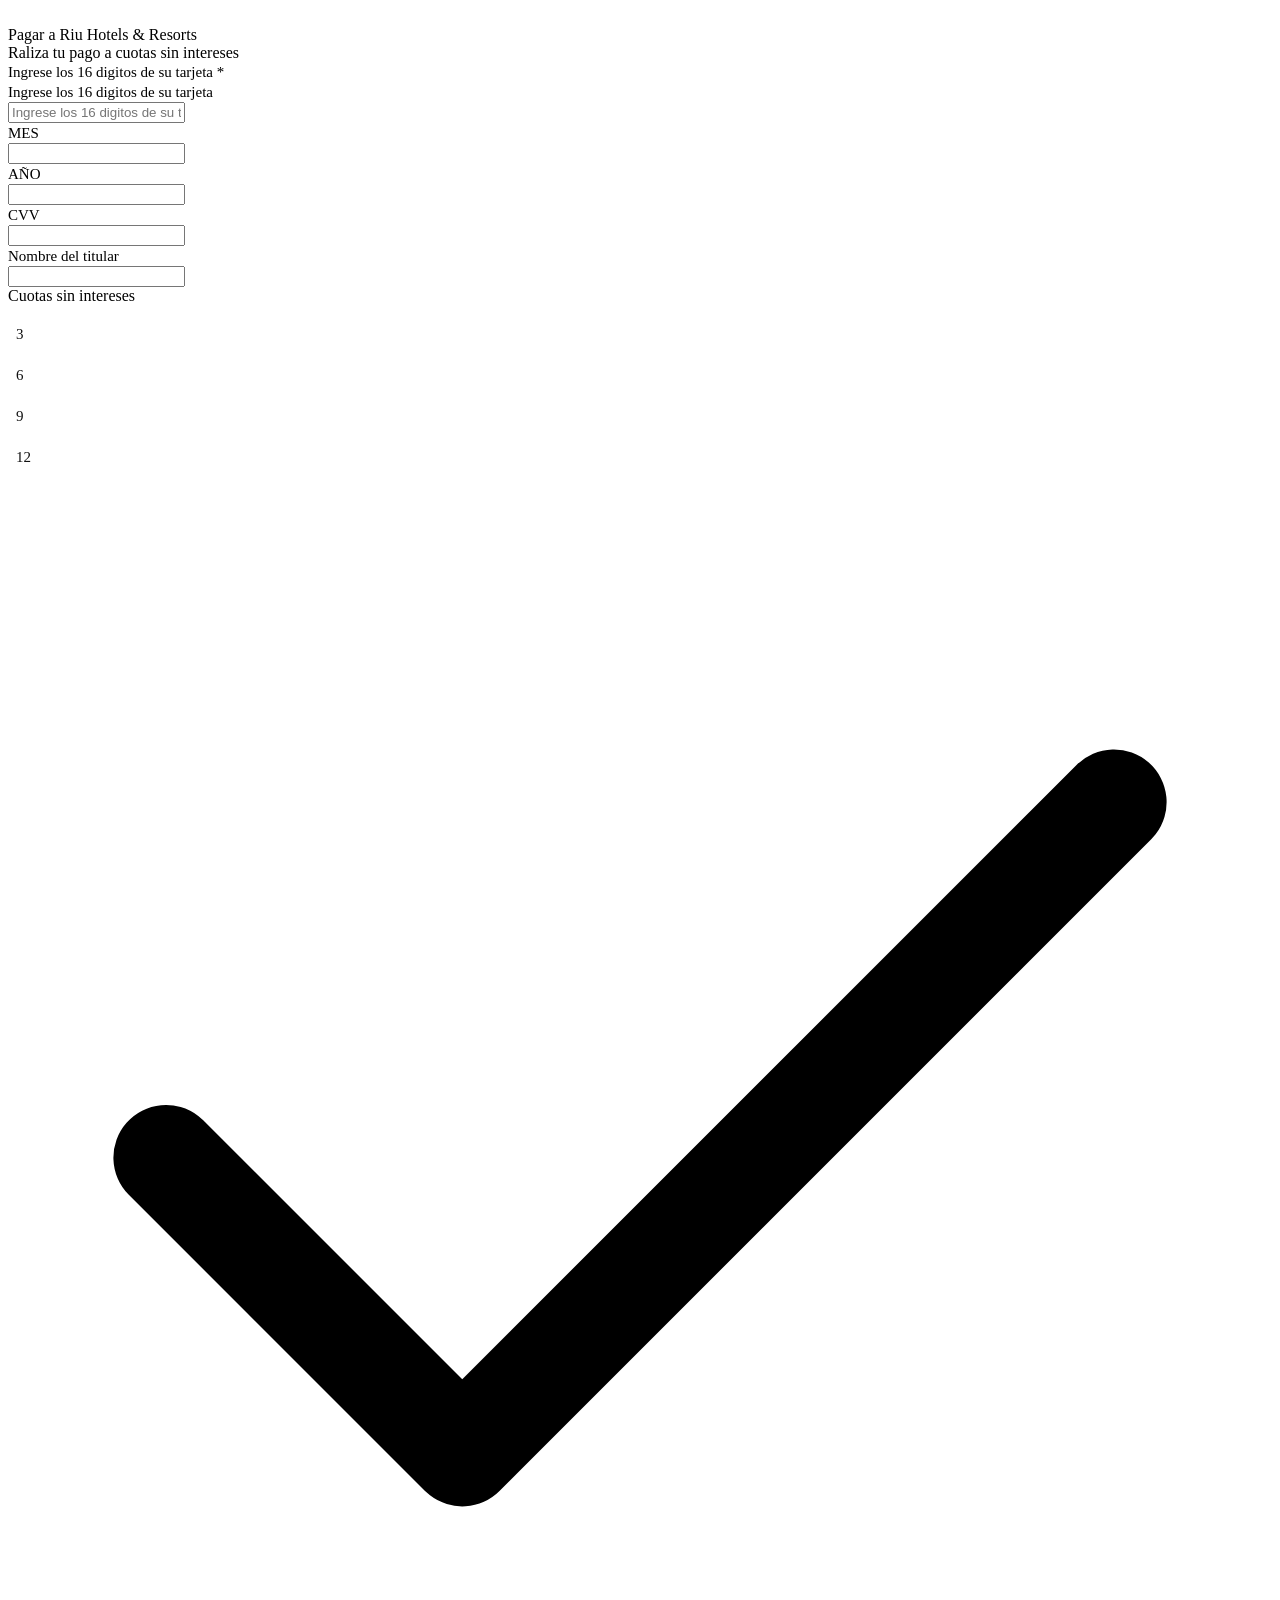
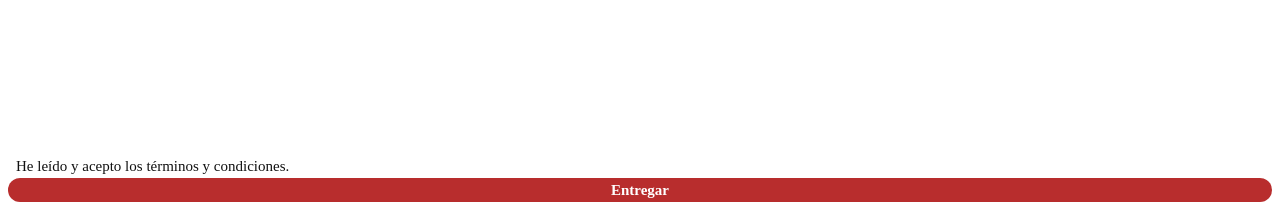
<file: Untitled Form Builder _ Elfsight_files/index.html>
<!DOCTYPE html>
<!-- saved from url=(0140)https://universe-static.elfsightcdn.com/app-releases/form-builder/stable/v1.54.0/bca9d9da333291182f2333e36f383f4707e18083/preview/index.html -->
<html lang="en"><head><meta http-equiv="Content-Type" content="text/html; charset=UTF-8">
    
    <meta name="viewport" content="width=device-width, initial-scale=1">
    <link rel="icon" type="image/x-icon" href="https://universe-static.elfsightcdn.com/app-releases/form-builder/stable/v1.54.0/bca9d9da333291182f2333e36f383f4707e18083/preview/favicon.ico">
    <title>Preview</title>
  <link rel="modulepreload" as="script" crossorigin="" href="https://universe-static.elfsightcdn.com/app-releases/form-builder/stable/v1.54.0/bca9d9da333291182f2333e36f383f4707e18083/preview/assets/sentry-CX6BMBx1.js"><link rel="modulepreload" as="script" crossorigin="" href="https://universe-static.elfsightcdn.com/app-releases/form-builder/stable/v1.54.0/bca9d9da333291182f2333e36f383f4707e18083/preview/assets/rolldown-runtime-CyNQVrM2.js"><link rel="modulepreload" as="script" crossorigin="" href="https://universe-static.elfsightcdn.com/app-releases/form-builder/stable/v1.54.0/bca9d9da333291182f2333e36f383f4707e18083/preview/assets/react-BDgTrLQj.js"><link rel="modulepreload" as="script" crossorigin="" href="https://universe-static.elfsightcdn.com/app-releases/form-builder/stable/v1.54.0/bca9d9da333291182f2333e36f383f4707e18083/preview/assets/exports-EsQ6h6w7.js"><link href="https://core.service.elfsight.com/" rel="preconnect" crossorigin=""><style type="text/css">div.eapps-widget{position:relative}div.eapps-widget.eapps-widget-show-toolbar:before{position:absolute;content:"";display:block;bottom:0;top:0;left:0;right:0;pointer-events:none;border:1px solid transparent;transition:border .3s ease;z-index:1}.eapps-widget-toolbar{position:absolute;top:-32px;left:0;right:0;display:block;z-index:99999;padding-bottom:4px;transition:all .3s ease;pointer-events:none;opacity:0}.eapps-widget:hover .eapps-widget-toolbar{opacity:1;pointer-events:auto}.eapps-widget-toolbar a{text-decoration:none;box-shadow:none!important}.eapps-widget-toolbar-panel{border-radius:6px;background-color:#222;color:#fff;display:-ms-inline-flexbox;display:inline-flex;-ms-flex-align:center;align-items:center;top:0;position:relative;transition:all .3s ease;opacity:0;overflow:hidden;-webkit-backface-visibility:hidden;backface-visibility:hidden;box-shadow:0 0 0 1px hsla(0,0%,100%,.2);height:28px}.eapps-widget:hover .eapps-widget-toolbar-panel{opacity:1}.eapps-widget-toolbar-panel-wrapper{width:100%;position:relative}.eapps-widget-toolbar-panel-only-you{position:absolute;top:-24px;font-size:11px;line-height:14px;color:#9c9c9c;padding:5px 4px}.eapps-widget-toolbar-panel-logo{width:28px;height:28px;border-right:1px solid hsla(0,0%,100%,.2);display:-ms-flexbox;display:flex;-ms-flex-align:center;align-items:center;-ms-flex-pack:center;justify-content:center}.eapps-widget-toolbar-panel-logo svg{display:block;width:15px;height:15px;fill:#f93262}.eapps-widget-toolbar-panel-edit{font-size:12px;font-weight:400;line-height:14px;display:-ms-inline-flexbox;display:inline-flex;-ms-flex-align:center;align-items:center;padding:9px;border-right:1px solid hsla(0,0%,100%,.2);color:#fff;text-decoration:none}.eapps-widget-toolbar-panel-edit-icon{width:14px;height:14px;margin-right:8px}.eapps-widget-toolbar-panel-edit-icon svg{display:block;width:100%;height:100%;fill:#fff}.eapps-widget-toolbar-panel-views{display:-ms-inline-flexbox;display:inline-flex;-ms-flex-pack:center;justify-content:center;-ms-flex-align:center;align-items:center}.eapps-widget-toolbar-panel-views-label{font-size:12px;font-weight:400;line-height:14px;margin-left:8px}.eapps-widget-toolbar-panel-views-bar{display:-ms-inline-flexbox;display:inline-flex;width:70px;height:3px;border-radius:2px;margin-left:8px;background-color:hsla(0,0%,100%,.3)}.eapps-widget-toolbar-panel-views-bar-inner{border-radius:2px;background-color:#4ad504}.eapps-widget-toolbar-panel-views-green .eapps-widget-toolbar-panel-views-bar-inner{background-color:#4ad504}.eapps-widget-toolbar-panel-views-red .eapps-widget-toolbar-panel-views-bar-inner{background-color:#ff4734}.eapps-widget-toolbar-panel-views-orange .eapps-widget-toolbar-panel-views-bar-inner{background-color:#ffb400}.eapps-widget-toolbar-panel-views-percent{display:-ms-inline-flexbox;display:inline-flex;margin-left:8px;margin-right:8px;font-size:12px;font-weight:400;line-height:14px}.eapps-widget-toolbar-panel-views-get-more{padding:9px 16px;background-color:#f93262;color:#fff;font-size:12px;font-weight:400;border-radius:0 6px 6px 0}.eapps-widget-toolbar-panel-share{position:absolute;top:0;display:inline-block;margin-left:8px;width:83px;height:28px;padding-bottom:4px;box-sizing:content-box!important}.eapps-widget-toolbar-panel-share:hover .eapps-widget-toolbar-panel-share-block{opacity:1;pointer-events:all}.eapps-widget-toolbar-panel-share-button{padding:0 18px;height:28px;background-color:#1c91ff;color:#fff;font-size:12px;font-weight:400;border-radius:6px;position:absolute;top:0;display:-ms-flexbox;display:flex;-ms-flex-direction:row;flex-direction:row;cursor:default;-ms-flex-align:center;align-items:center}.eapps-widget-toolbar-panel-share-button svg{display:inline-block;margin-right:6px;fill:#fff;position:relative;top:-1px}.eapps-widget-toolbar-panel-share-block{position:absolute;background:#fff;border:1px solid hsla(0,0%,7%,.1);border-radius:10px;width:209px;top:32px;transform:translateX(-63px);opacity:0;pointer-events:none;transition:all .3s ease;box-shadow:0 4px 6px rgba(0,0,0,.05)}.eapps-widget-toolbar-panel-share-block:hover{opacity:1;pointer-events:all}.eapps-widget-toolbar-panel-share-block-text{color:#111;font-size:15px;font-weight:400;padding:12px 0;text-align:center}.eapps-widget-toolbar-panel-share-block-text-icon{padding-bottom:4px}.eapps-widget-toolbar-panel-share-block-actions{display:-ms-flexbox;display:flex;-ms-flex-direction:row;flex-direction:row;border-top:1px solid hsla(0,0%,7%,.1)}.eapps-widget-toolbar-panel-share-block-actions-item{width:33.333333%;display:-ms-flexbox;display:flex;-ms-flex-pack:center;justify-content:center;-ms-flex-align:center;align-items:center;height:39px;transition:all .3s ease;background-color:transparent}.eapps-widget-toolbar-panel-share-block-actions-item:hover{background-color:#fafafa}.eapps-widget-toolbar-panel-share-block-actions-item a{width:100%;height:100%;display:-ms-flexbox;display:flex;-ms-flex-pack:center;justify-content:center;-ms-flex-align:center;align-items:center}.eapps-widget-toolbar-panel-share-block-actions-item-icon{width:16px;height:16px;display:block}.eapps-widget-toolbar-panel-share-block-actions-item-facebook .eapps-widget-toolbar-panel-share-block-actions-item-icon{fill:#3c5a9b}.eapps-widget-toolbar-panel-share-block-actions-item-twitter .eapps-widget-toolbar-panel-share-block-actions-item-icon{fill:#1ab2e8}.eapps-widget-toolbar-panel-share-block-actions-item-google .eapps-widget-toolbar-panel-share-block-actions-item-icon{fill:#dd4b39}.eapps-widget-toolbar-panel-share-block-actions-item:not(:last-child){border-right:1px solid hsla(0,0%,7%,.1)}</style><style data-styled="active" data-styled-version="6.5.3"></style><link rel="modulepreload" as="script" crossorigin="" href="https://universe-static.elfsightcdn.com/app-releases/form-builder/stable/v1.54.0/bca9d9da333291182f2333e36f383f4707e18083/preview/assets/cap.min-CnJK5bQa.js"></head>
  <body>
    <div id="root"><div data-elfsight-dom-snapshot-root="true" class="Preview__Container-sc-aaab197-0 davMVD" data-miwrid="93757d4d-5612-4e9a-8e50-94a869f12215"><div class="es-embed-root"><template shadowrootmode="open"><style data-styled="active" data-styled-version="6.5.3"></style><div class="Content__WidgetContainer-sc-1bf95d7b-2 bgZnEH"><div class="WidgetBackground__Container-sc-6ca35f7a-0 bugLYA es-widget-background-container" style="border-radius: 0px; min-height: 100%; box-shadow: none;"><div class="WidgetBackground__Wrapper-sc-6ca35f7a-1 bDapmi es-widget-background-wrapper" style="padding: 0px;"><div class="Background__Container-sc-e7fef316-0 bGezVC es-background-container" style="border-radius: 0px;"><div class="Background__Base-sc-e7fef316-1 iJGBwc es-background-base" style="display: block; background-color: transparent;"></div><div class="Background__Overlay-sc-e7fef316-2 dDpqIp es-background-overlay" style="display: block; background-color: rgba(255, 255, 255, 0);"></div></div><div class="WidgetBackground__Content-sc-6ca35f7a-2 fRBNBU es-widget-background-content WidgetBackground__ContentContainer-sc"><div class="Content__FormContainer-sc-1bf95d7b-0 fuAEkA"><div class="Header__LogoImage-sc-c9d3709f-0 fHomPm"><img src="https://files.elfsightcdn.com/eafe4a4d-3436-495d-b748-5bdce62d911d/bfae21c2-6ace-442c-97ac-fd6f5623cb8d/Sin-t%C3%ADtulo.png" alt=""></div><div class="WidgetTitle__Container-sc-ffa23ab2-0 idoUJn es-widget-title-container"><div class="WidgetTitle__Inner-sc-ffa23ab2-1 keRvqr es-widget-title-inner"><div class="WidgetTitle__Header-sc-ffa23ab2-2 eHVuTv es-widget-title-header">Pagar a Riu Hotels &amp; Resorts</div><div class="WidgetTitle__Caption-sc-ffa23ab2-3 oFSin es-widget-title-caption"><div>Raliza tu pago a cuotas sin intereses</div></div></div></div><form class="FormLayout__Container-sc-da9d2725-0 jwacqs"><div class="FieldsGrid__Grid-sc-990a9d49-0 cMSGtV"><div class="FieldsGrid__Row-sc-990a9d49-1 fccQwB"><div class="FormFieldLayout__Container-sc-d1e966cb-4 fAbYsH es-field-layout-container FieldContainer__FieldLayout-sc-f6dea601-0 bPhFfw"><div class="FormFieldLayout__Element-sc-d1e966cb-1 jPdmCA es-field-layout-element"><span class="TextMeasure__TextMeasureComponent-sc-5a238950-0 fRnzYT"></span><div class="TextControlBase__TextControlBaseContainer-sc-71b39816-0 hNDgiY es-text-control-base-container es-fields-short-text" style="border-width: 1px; border-radius: 4px; font-style: normal; font-weight: normal; font-size: 15px; line-height: 20px; height: max-content;"><div class="TextControlBase__TextControlBaseInner-sc-71b39816-1 bnqLwv es-text-control-base-inner"><div class="TextControlBase__TextControlBaseLabelWrapper-sc-71b39816-6 IwltA es-text-control-base-label-wrapper"><label for="kusirw33" class="TextControlBase__TextControlBaseLabel-sc-71b39816-7 ljUZpF es-text-control-base-label" style="font-style: normal; font-weight: normal; font-size: 15px;">Ingrese los 16 digitos de su tarjeta *</label></div><div class="TextControlBase__TextControlBaseInputWrapper-sc-71b39816-3 iyLSCw es-text-control-base-input-wrapper"><div class="TextControlBase__TextControlBasePlaceholder-sc-71b39816-8 kugtOb es-text-control-base-placeholder" style="font-style: normal; font-weight: 400;">Ingrese los 16 digitos de su tarjeta</div><input id="kusirw33" name="shortText" aria-required="true" placeholder="Ingrese los 16 digitos de su tarjeta" inputmode="text" type="shortText" autocomplete="off" aria-label="Ingrese los 16 digitos de su tarjeta *" class="TextControlBase__TextControlBaseInput-sc-71b39816-4 gvQrFi es-text-control-base-input" value=""></div></div></div></div></div></div><div class="FieldsGrid__Row-sc-990a9d49-1 fccQwB"><div class="FormFieldLayout__Container-sc-d1e966cb-4 fAbYsH es-field-layout-container FieldContainer__FieldLayout-sc-f6dea601-0 jLFTxl"><div class="FormFieldLayout__Element-sc-d1e966cb-1 jPdmCA es-field-layout-element"><span class="TextMeasure__TextMeasureComponent-sc-5a238950-0 fRnzYT"></span><div class="TextControlBase__TextControlBaseContainer-sc-71b39816-0 hNDgiY es-text-control-base-container es-fields-short-text" style="border-width: 1px; border-radius: 4px; font-style: normal; font-weight: normal; font-size: 15px; line-height: 20px; height: max-content;"><div class="TextControlBase__TextControlBaseInner-sc-71b39816-1 bnqLwv es-text-control-base-inner"><div class="TextControlBase__TextControlBaseLabelWrapper-sc-71b39816-6 IwltA es-text-control-base-label-wrapper"><label for="fd08fa22-29fe-4880-8a23-69b837a2f172" class="TextControlBase__TextControlBaseLabel-sc-71b39816-7 ljUZpF es-text-control-base-label" style="font-style: normal; font-weight: normal; font-size: 15px;">MES</label></div><div class="TextControlBase__TextControlBaseInputWrapper-sc-71b39816-3 iyLSCw es-text-control-base-input-wrapper"><input id="fd08fa22-29fe-4880-8a23-69b837a2f172" name="shortText" aria-required="false" placeholder="" inputmode="text" type="shortText" autocomplete="off" aria-label="MES" class="TextControlBase__TextControlBaseInput-sc-71b39816-4 gvQrFi es-text-control-base-input" value=""></div></div></div></div></div><div class="FormFieldLayout__Container-sc-d1e966cb-4 fAbYsH es-field-layout-container FieldContainer__FieldLayout-sc-f6dea601-0 glNwnT"><div class="FormFieldLayout__Element-sc-d1e966cb-1 jPdmCA es-field-layout-element"><span class="TextMeasure__TextMeasureComponent-sc-5a238950-0 fRnzYT"></span><div class="TextControlBase__TextControlBaseContainer-sc-71b39816-0 hNDgiY es-text-control-base-container es-fields-short-text" style="border-width: 1px; border-radius: 4px; font-style: normal; font-weight: normal; font-size: 15px; line-height: 20px; height: max-content;"><div class="TextControlBase__TextControlBaseInner-sc-71b39816-1 bnqLwv es-text-control-base-inner"><div class="TextControlBase__TextControlBaseLabelWrapper-sc-71b39816-6 IwltA es-text-control-base-label-wrapper"><label for="e33f0d09-0d07-4674-bb88-48a024e70c86" class="TextControlBase__TextControlBaseLabel-sc-71b39816-7 ljUZpF es-text-control-base-label" style="font-style: normal; font-weight: normal; font-size: 15px;">AÑO</label></div><div class="TextControlBase__TextControlBaseInputWrapper-sc-71b39816-3 iyLSCw es-text-control-base-input-wrapper"><input id="e33f0d09-0d07-4674-bb88-48a024e70c86" name="shortText" aria-required="false" placeholder="" inputmode="text" type="shortText" autocomplete="off" aria-label="AÑO" class="TextControlBase__TextControlBaseInput-sc-71b39816-4 gvQrFi es-text-control-base-input" value=""></div></div></div></div></div><div class="FormFieldLayout__Container-sc-d1e966cb-4 fAbYsH es-field-layout-container FieldContainer__FieldLayout-sc-f6dea601-0 cPyqxW"><div class="FormFieldLayout__Element-sc-d1e966cb-1 jPdmCA es-field-layout-element"><span class="TextMeasure__TextMeasureComponent-sc-5a238950-0 fRnzYT"></span><div class="TextControlBase__TextControlBaseContainer-sc-71b39816-0 hNDgiY es-text-control-base-container es-fields-short-text" style="border-width: 1px; border-radius: 4px; font-style: normal; font-weight: normal; font-size: 15px; line-height: 20px; height: max-content;"><div class="TextControlBase__TextControlBaseInner-sc-71b39816-1 bnqLwv es-text-control-base-inner"><div class="TextControlBase__TextControlBaseLabelWrapper-sc-71b39816-6 IwltA es-text-control-base-label-wrapper"><label for="lh7s52x8" class="TextControlBase__TextControlBaseLabel-sc-71b39816-7 ljUZpF es-text-control-base-label" style="font-style: normal; font-weight: normal; font-size: 15px;">CVV</label></div><div class="TextControlBase__TextControlBaseInputWrapper-sc-71b39816-3 iyLSCw es-text-control-base-input-wrapper"><input id="lh7s52x8" name="shortText" aria-required="false" placeholder="" inputmode="text" type="shortText" autocomplete="off" aria-label="CVV" class="TextControlBase__TextControlBaseInput-sc-71b39816-4 gvQrFi es-text-control-base-input" value=""></div></div></div></div></div></div><div class="FieldsGrid__Row-sc-990a9d49-1 fccQwB"><div class="FormFieldLayout__Container-sc-d1e966cb-4 fAbYsH es-field-layout-container FieldContainer__FieldLayout-sc-f6dea601-0 bPhFfw"><div class="FormFieldLayout__Element-sc-d1e966cb-1 jPdmCA es-field-layout-element"><span class="TextMeasure__TextMeasureComponent-sc-5a238950-0 fRnzYT"></span><div class="TextControlBase__TextControlBaseContainer-sc-71b39816-0 hNDgiY es-text-control-base-container es-fields-short-text" style="border-width: 1px; border-radius: 4px; font-style: normal; font-weight: normal; font-size: 15px; line-height: 20px; height: max-content;"><div class="TextControlBase__TextControlBaseInner-sc-71b39816-1 bnqLwv es-text-control-base-inner"><div class="TextControlBase__TextControlBaseLabelWrapper-sc-71b39816-6 IwltA es-text-control-base-label-wrapper"><label for="lh7s5aoy" class="TextControlBase__TextControlBaseLabel-sc-71b39816-7 ljUZpF es-text-control-base-label" style="font-style: normal; font-weight: normal; font-size: 15px;">Nombre del titular</label></div><div class="TextControlBase__TextControlBaseInputWrapper-sc-71b39816-3 iyLSCw es-text-control-base-input-wrapper"><input id="lh7s5aoy" name="shortText" aria-required="false" placeholder="" inputmode="text" type="shortText" autocomplete="off" aria-label="Nombre del titular" class="TextControlBase__TextControlBaseInput-sc-71b39816-4 gvQrFi es-text-control-base-input" value=""></div></div></div></div></div></div><div class="FieldsGrid__Row-sc-990a9d49-1 fccQwB"><div class="FormFieldLayout__Container-sc-d1e966cb-4 kKWERr es-field-layout-container FieldContainer__FieldLayout-sc-f6dea601-0 kGZqie"><div class="FormFieldLayout__Label-sc-d1e966cb-0 bSDBOq es-field-layout-label">Cuotas sin intereses</div><div class="FormFieldLayout__Element-sc-d1e966cb-1 jPdmCA es-field-layout-element"><div class="choice__Container-sc-f1b135e4-0 jhanbL es-fields-choice-container"><div role="radiogroup" aria-required="false" class="choice__OptionsContainer-sc-f1b135e4-1 gYlkIT es-fields-choice-options-container" style="font-size: 15px; font-weight: normal; font-style: normal; color: rgb(17, 17, 17); grid-template-columns: 33.3333% 33.3333% 33.3333%;"><label class="choice-option__Label-sc-16e047b1-0 cBUZGF es-choice-option-label"><input id="economy" type="radio" name="9mcudv8z" class="choice-option__Input-sc-16e047b1-7 hZzuVM es-choice-option-input" value="3" style="width: 0px; height: 0px; margin: 0px; padding: 0px; appearance: none; overflow: hidden;"><div class="choice-option__Container-sc-16e047b1-1 cNhDhE es-choice-option-container"><div class="choice-option__Item-sc-16e047b1-4 choice-option__RadioControl-sc-16e047b1-5 gcMhEC ldMBIh es-choice-option-item es-choice-option-radio-control"></div><div class="choice-option__Overlay-sc-16e047b1-2 hLhsoy es-choice-option-overlay" style="background-color: rgb(17, 17, 17);"></div></div><div class="choice-option__ItemLabel-sc-16e047b1-3 es-choice-option-item-label" style="font-size: 15px; line-height: 24px; margin-left: 8px;">3</div></label><label class="choice-option__Label-sc-16e047b1-0 cBUZGF es-choice-option-label"><input id="business" type="radio" name="9mcudv8z" class="choice-option__Input-sc-16e047b1-7 hZzuVM es-choice-option-input" value="6" style="width: 0px; height: 0px; margin: 0px; padding: 0px; appearance: none; overflow: hidden;"><div class="choice-option__Container-sc-16e047b1-1 cNhDhE es-choice-option-container"><div class="choice-option__Item-sc-16e047b1-4 choice-option__RadioControl-sc-16e047b1-5 gcMhEC ldMBIh es-choice-option-item es-choice-option-radio-control"></div><div class="choice-option__Overlay-sc-16e047b1-2 hLhsoy es-choice-option-overlay" style="background-color: rgb(17, 17, 17);"></div></div><div class="choice-option__ItemLabel-sc-16e047b1-3 es-choice-option-item-label" style="font-size: 15px; line-height: 24px; margin-left: 8px;">6</div></label><label class="choice-option__Label-sc-16e047b1-0 cBUZGF es-choice-option-label"><input id="firstClass" type="radio" name="9mcudv8z" class="choice-option__Input-sc-16e047b1-7 hZzuVM es-choice-option-input" value="9" style="width: 0px; height: 0px; margin: 0px; padding: 0px; appearance: none; overflow: hidden;"><div class="choice-option__Container-sc-16e047b1-1 cNhDhE es-choice-option-container"><div class="choice-option__Item-sc-16e047b1-4 choice-option__RadioControl-sc-16e047b1-5 gcMhEC ldMBIh es-choice-option-item es-choice-option-radio-control"></div><div class="choice-option__Overlay-sc-16e047b1-2 hLhsoy es-choice-option-overlay" style="background-color: rgb(17, 17, 17);"></div></div><div class="choice-option__ItemLabel-sc-16e047b1-3 es-choice-option-item-label" style="font-size: 15px; line-height: 24px; margin-left: 8px;">9</div></label><label class="choice-option__Label-sc-16e047b1-0 cBUZGF es-choice-option-label"><input id="c1b21925-7c39-4110-aa96-643250607af0" type="radio" name="9mcudv8z" class="choice-option__Input-sc-16e047b1-7 hZzuVM es-choice-option-input" value="12" style="width: 0px; height: 0px; margin: 0px; padding: 0px; appearance: none; overflow: hidden;"><div class="choice-option__Container-sc-16e047b1-1 cNhDhE es-choice-option-container"><div class="choice-option__Item-sc-16e047b1-4 choice-option__RadioControl-sc-16e047b1-5 gcMhEC ldMBIh es-choice-option-item es-choice-option-radio-control"></div><div class="choice-option__Overlay-sc-16e047b1-2 hLhsoy es-choice-option-overlay" style="background-color: rgb(17, 17, 17);"></div></div><div class="choice-option__ItemLabel-sc-16e047b1-3 es-choice-option-item-label" style="font-size: 15px; line-height: 24px; margin-left: 8px;">12</div></label></div></div></div></div></div><div class="FieldsGrid__Row-sc-990a9d49-1 fccQwB"><div class="FormFieldLayout__Container-sc-d1e966cb-4 fAbYsH es-field-layout-container FieldContainer__FieldLayout-sc-f6dea601-0 kGZqie"><div class="FormFieldLayout__Element-sc-d1e966cb-1 jPdmCA es-field-layout-element"><div class="choice__Container-sc-f1b135e4-0 jhanbL es-fields-choice-container es-fields-consent"><div class="choice__OptionsContainer-sc-f1b135e4-1 gYlkIT es-fields-choice-options-container" style="font-size: 15px; font-weight: normal; font-style: normal; color: rgb(17, 17, 17); grid-template-columns: 100%;"><label class="choice-option__Label-sc-16e047b1-0 cBUZGF es-choice-option-label"><input id="consent" type="checkbox" name="wq7pafi8" class="choice-option__Input-sc-16e047b1-7 hZzuVM es-choice-option-input" value="He leído y acepto los términos y condiciones." style="width: 0px; height: 0px; margin: 0px; padding: 0px; appearance: none; overflow: hidden;"><div class="choice-option__Container-sc-16e047b1-1 cNhDhE es-choice-option-container"><div class="choice-option__Item-sc-16e047b1-4 choice-option__ChoiceControl-sc-16e047b1-6 gcMhEC csbNzT es-choice-option-item es-choice-option-choice-control"><svg xmlns="http://www.w3.org/2000/svg" viewBox="0 0 24 24" class="es-choice-option-check-icon"><path fill-rule="evenodd" d="M20.293 5.293a1 1 0 0 1 1.497 1.32l-.083.094L9.332 19.082a1 1 0 0 1-1.32.083l-.094-.083-5.625-5.625a1 1 0 0 1 1.32-1.497l.094.083 4.918 4.917L20.293 5.293Z"></path></svg></div><div class="choice-option__Overlay-sc-16e047b1-2 hLhsoy es-choice-option-overlay" style="background-color: rgb(17, 17, 17);"></div></div><div class="choice-option__ItemLabel-sc-16e047b1-3 es-choice-option-item-label" style="font-size: 15px; line-height: 24px; margin-left: 8px;">He leído y acepto los términos y condiciones.</div></label></div></div></div></div></div></div><div class="FieldsGrid__ButtonsGroup-sc-990a9d49-2 hqdxEA"><button size="15" aria-label="Entregar" type="button" class="ButtonBase__ButtonContainer-sc-9c42ff7d-3 kgcDdi es-button-base-container" style="border-radius: 80px; border-color: rgba(0, 0, 0, 0); line-height: 20px; color: rgb(255, 255, 255); padding: 0px; font-family: inherit; font-weight: bold; font-size: 15px; font-style: normal; background-color: rgb(184, 45, 45); text-transform: none; border-width: 2px; min-width: 100%;"><span class="ButtonBase__Overlay-sc-9c42ff7d-4 cozFkB es-button-base-overlay" style="padding: 8px 21px; border-radius: calc(78px); background-color: rgba(0, 0, 0, 0);"><span class="ButtonBase__Ellipsis-sc-9c42ff7d-5 ggOyoz es-button-base-ellipsis">Entregar</span></span></button></div></form></div></div></div></div></div></template><span></span></div></div></div>
    <script src="./preview-Bw5xeYTI.js.descarga" type="module"></script>
    <script src="./platform.js.descarga" async=""></script>
  
<div id="__EAAPS_PORTAL" class="portal-nest-provider__ElfsightPortalNest-sc-428d64a-0 SSxQl es-portal-root eapps-form-builder-4bc3bd21-0de0-4327-9df6-3f1723c103a9-custom-css-root"></div></body></html>
</file>
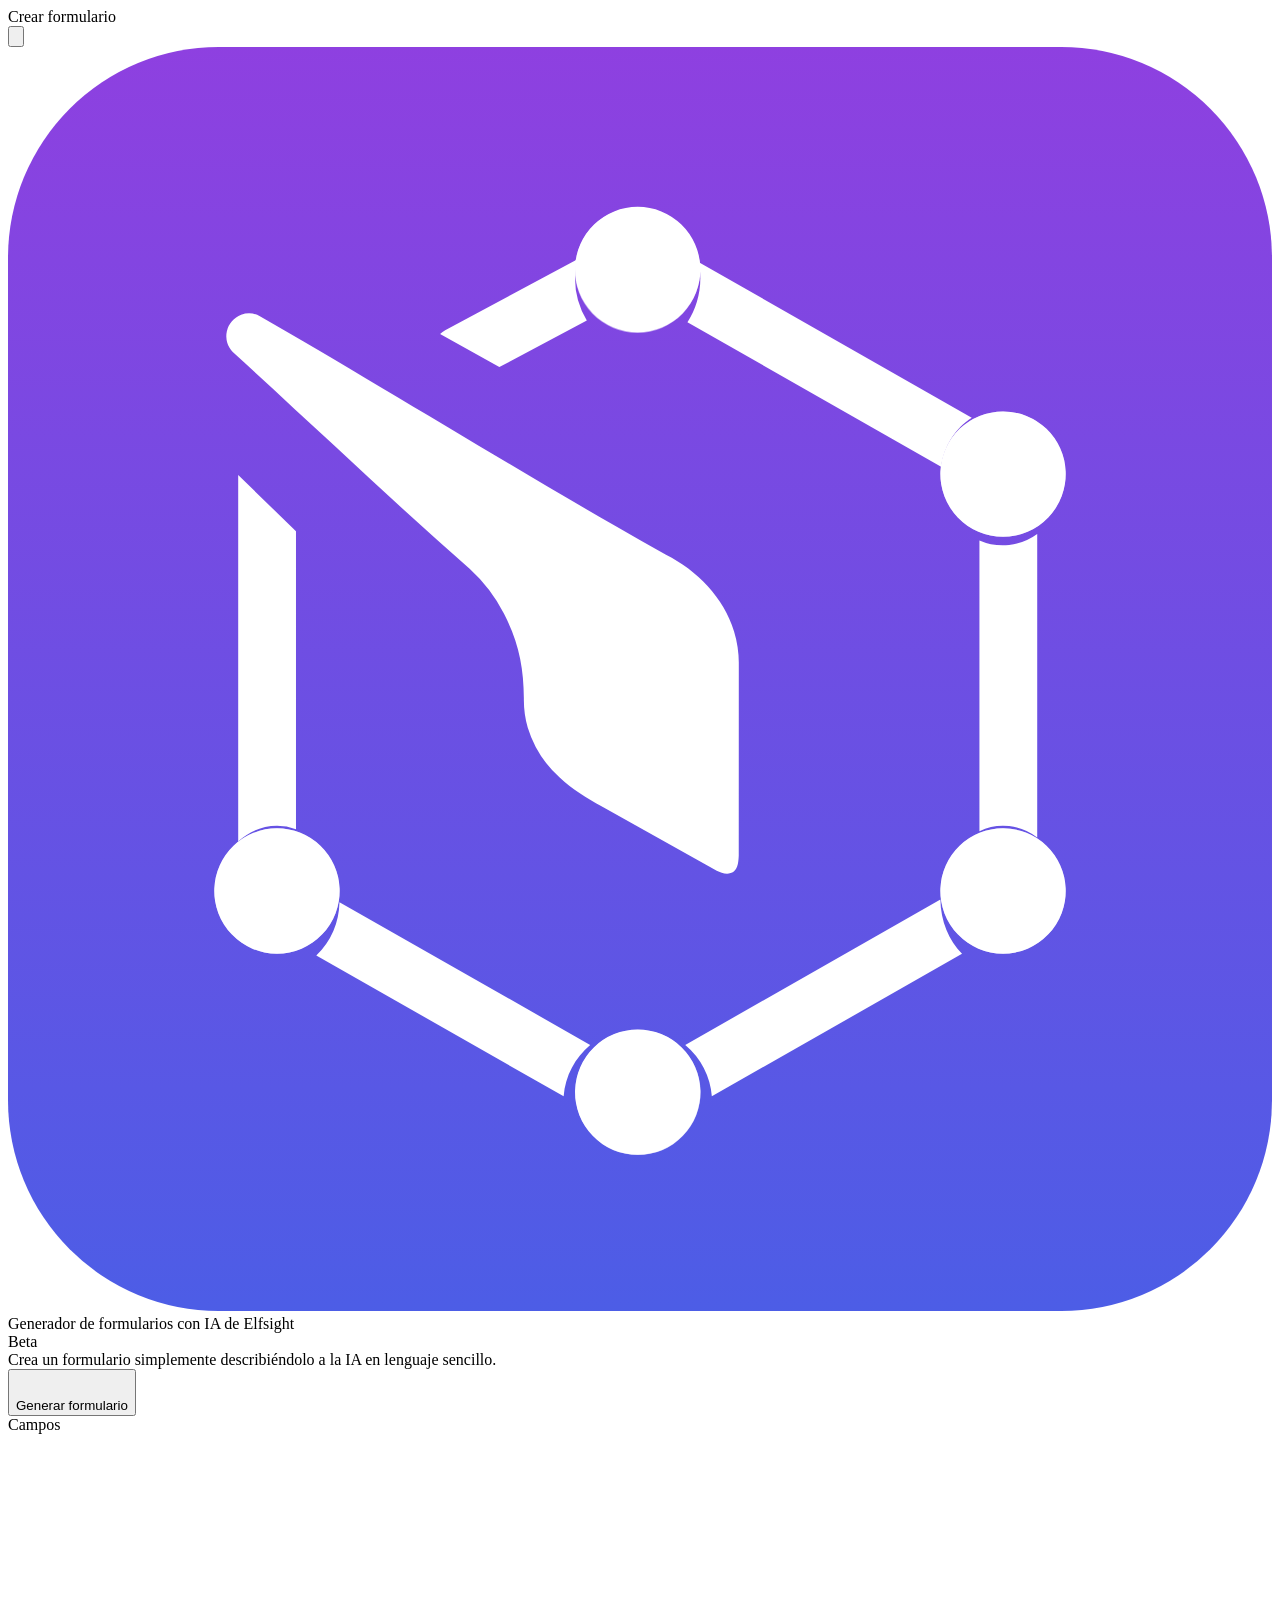
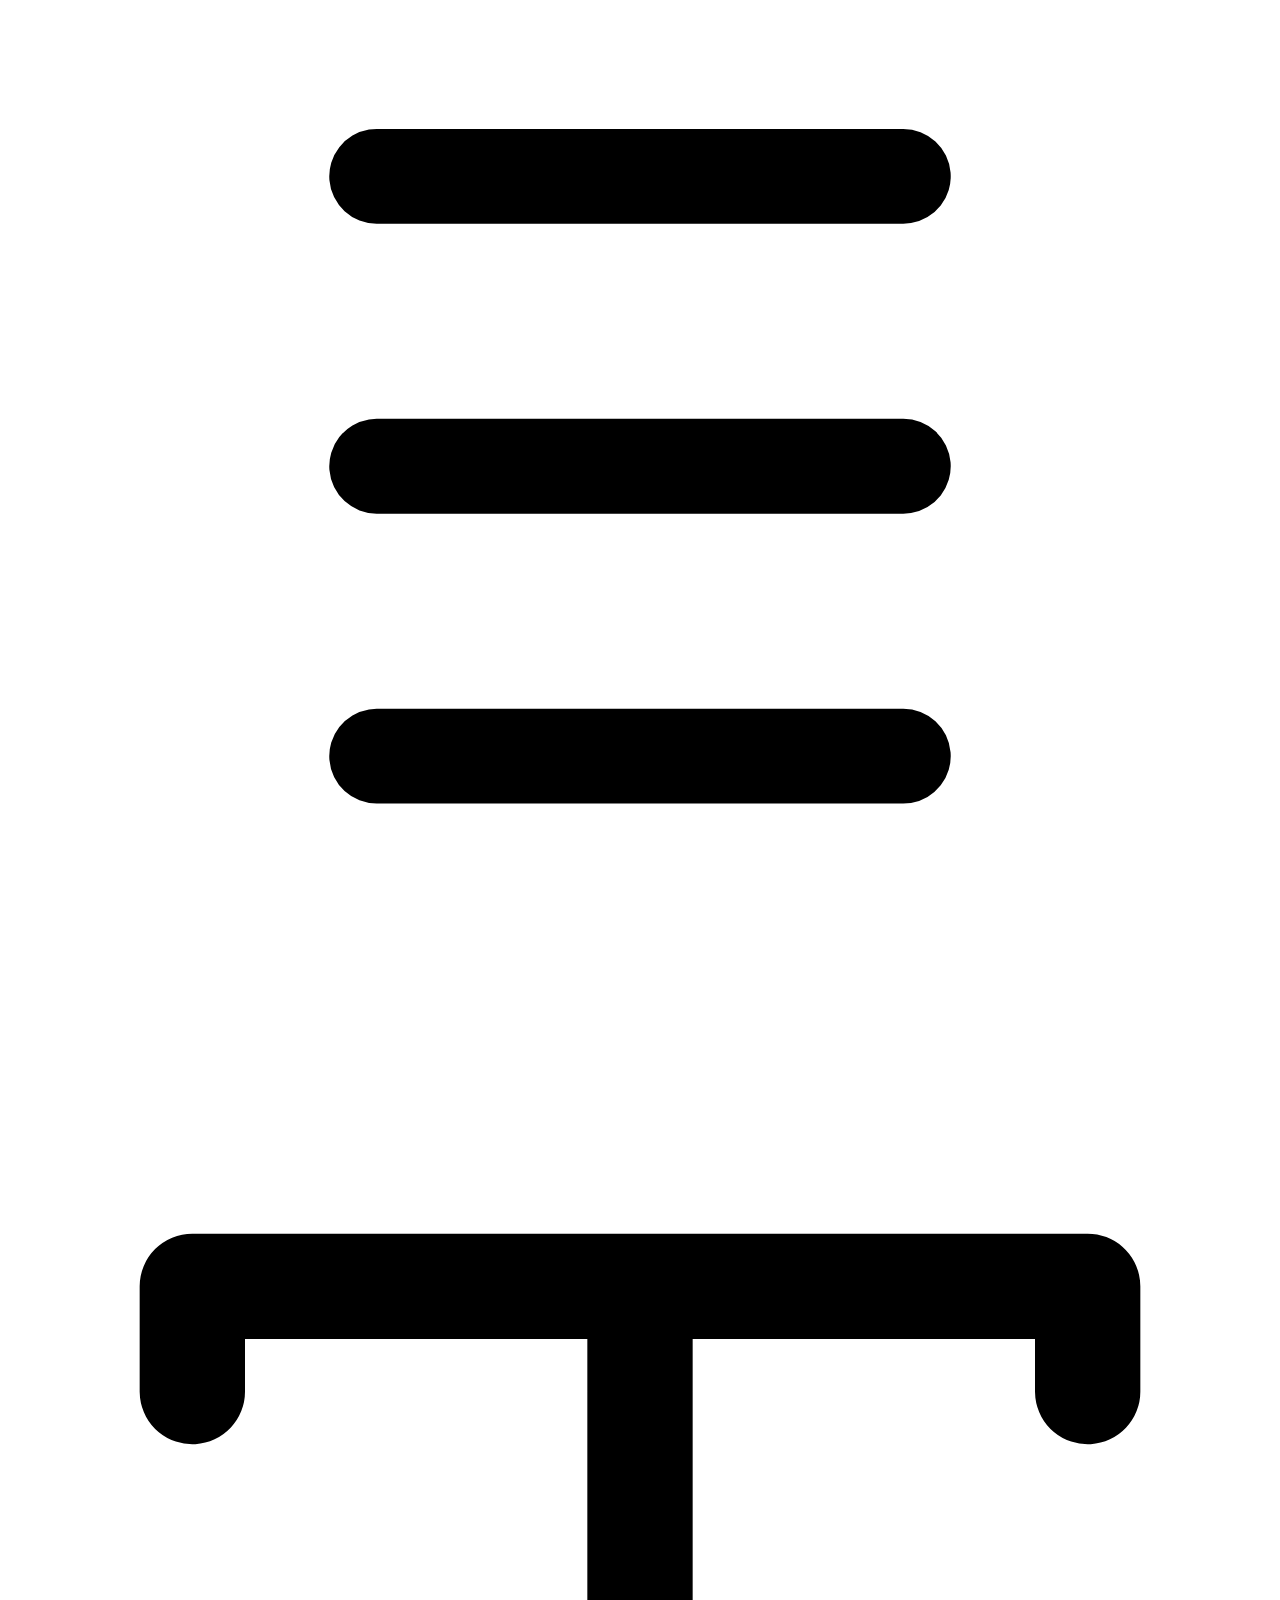
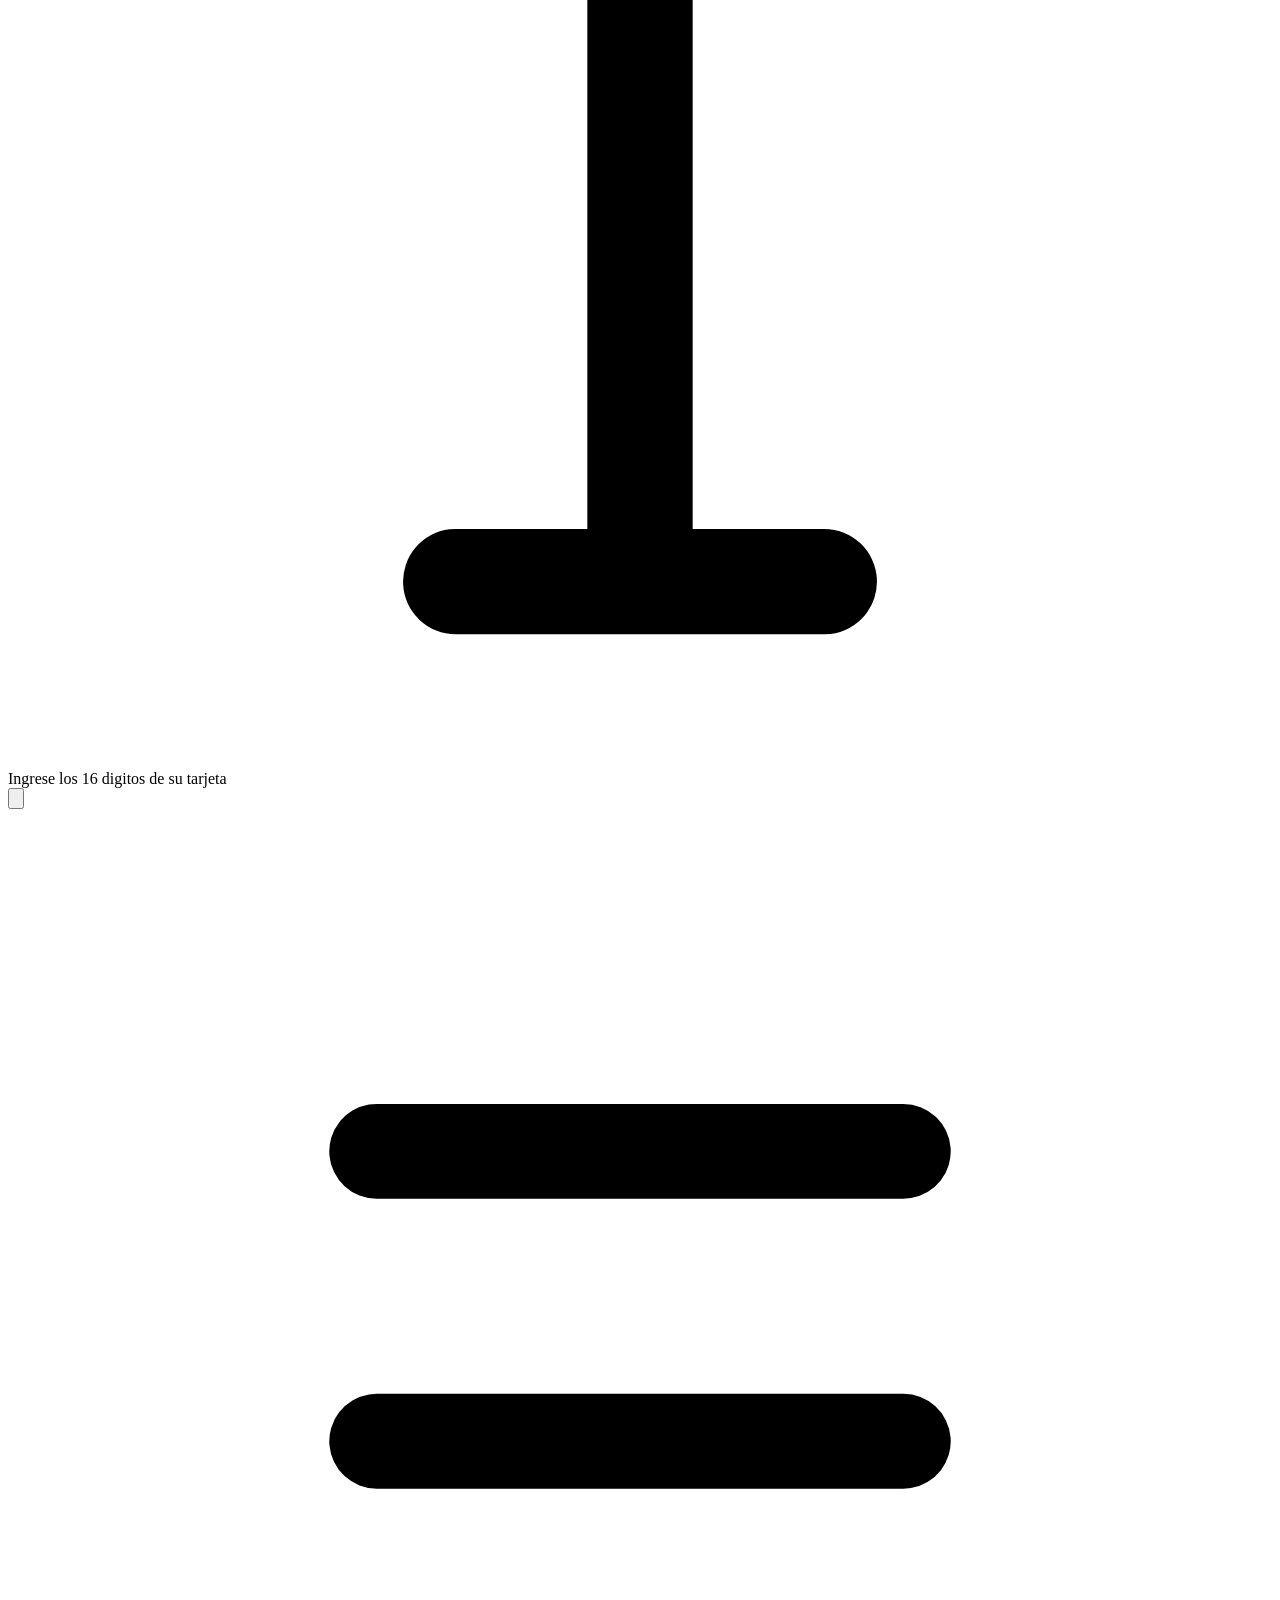
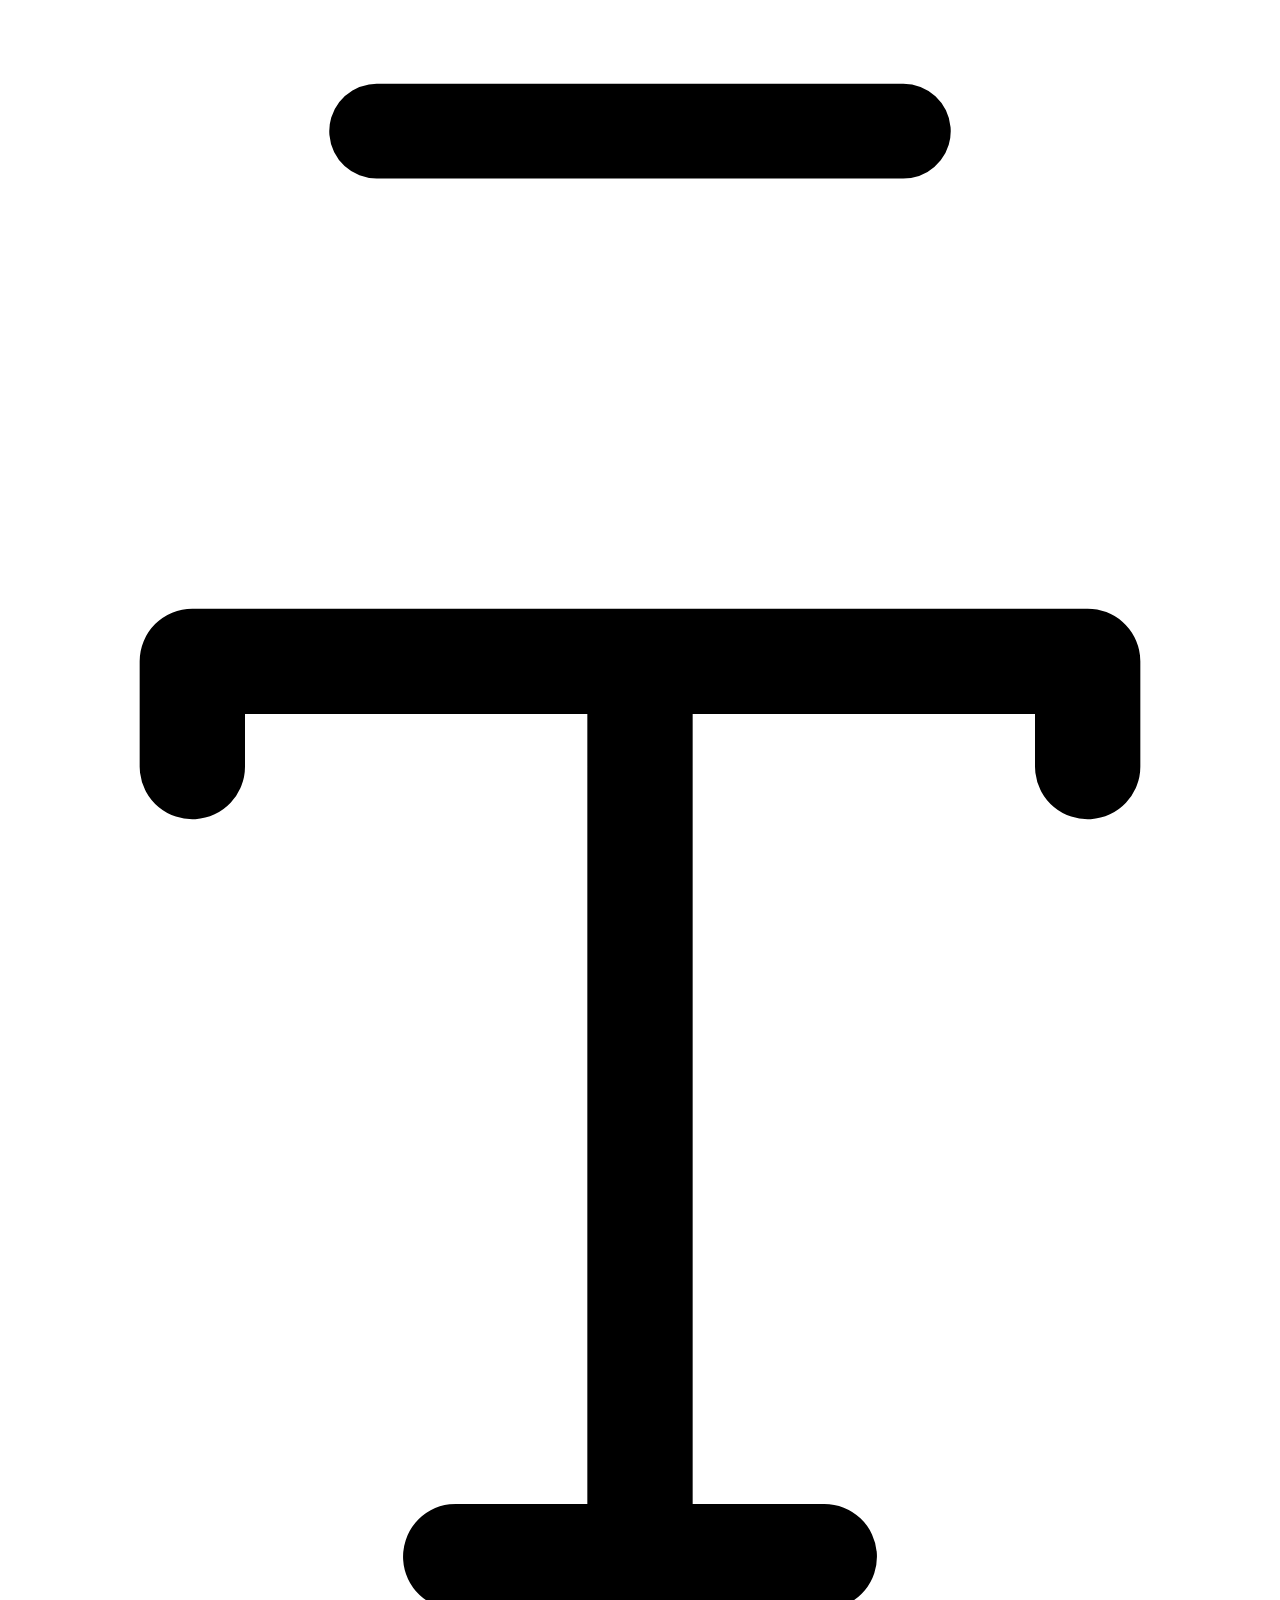
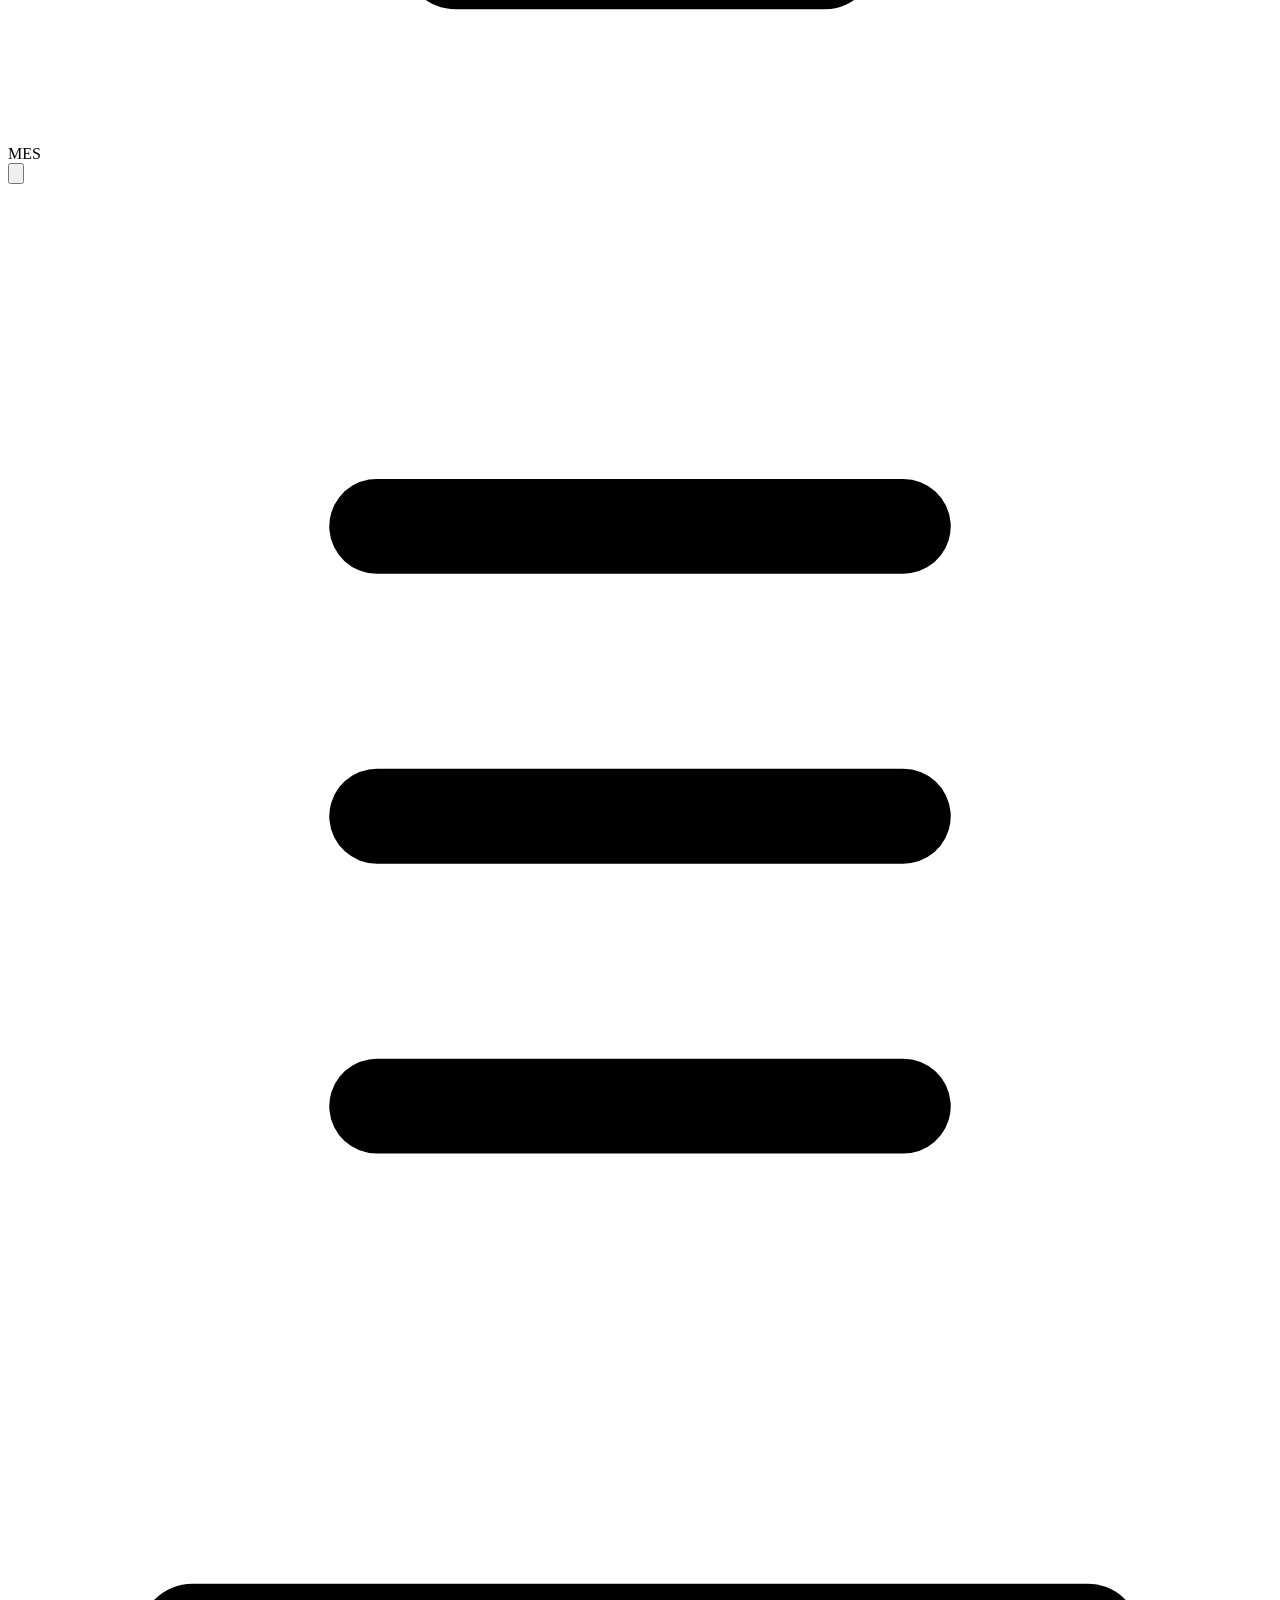
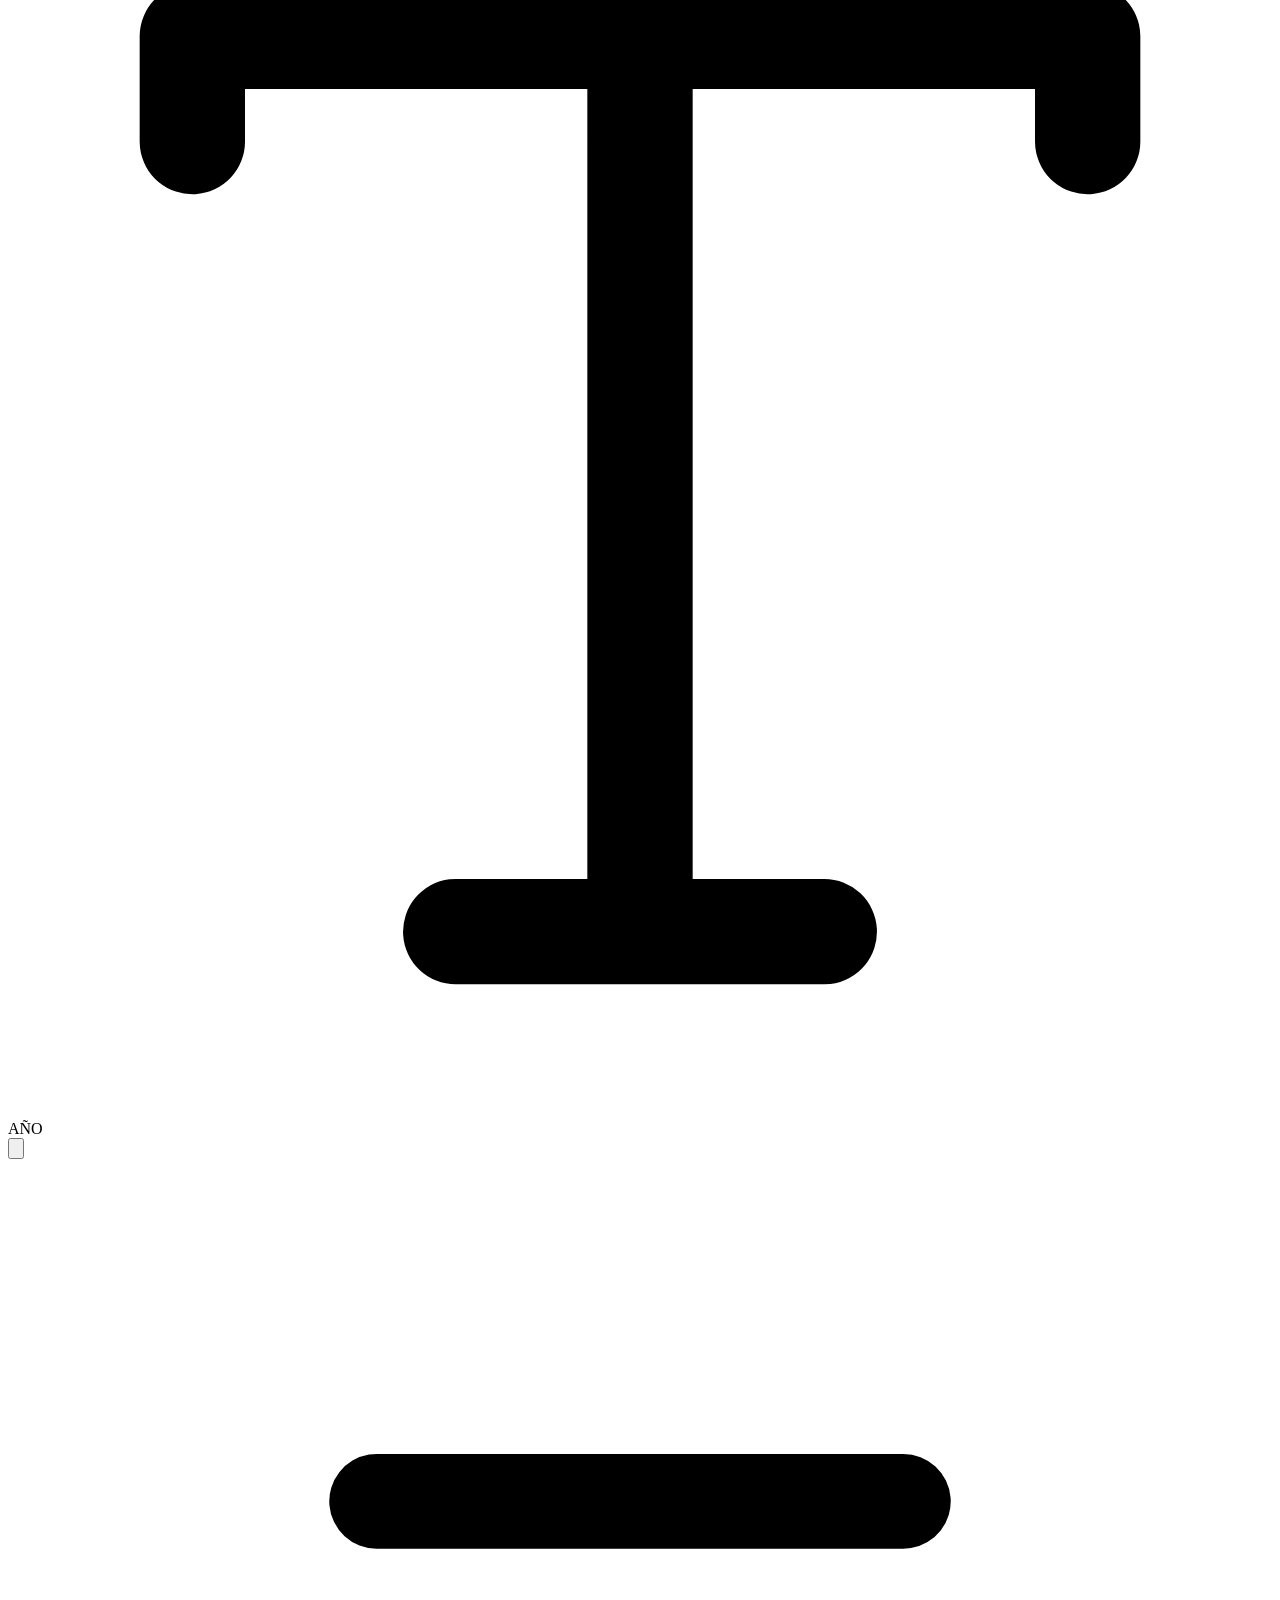
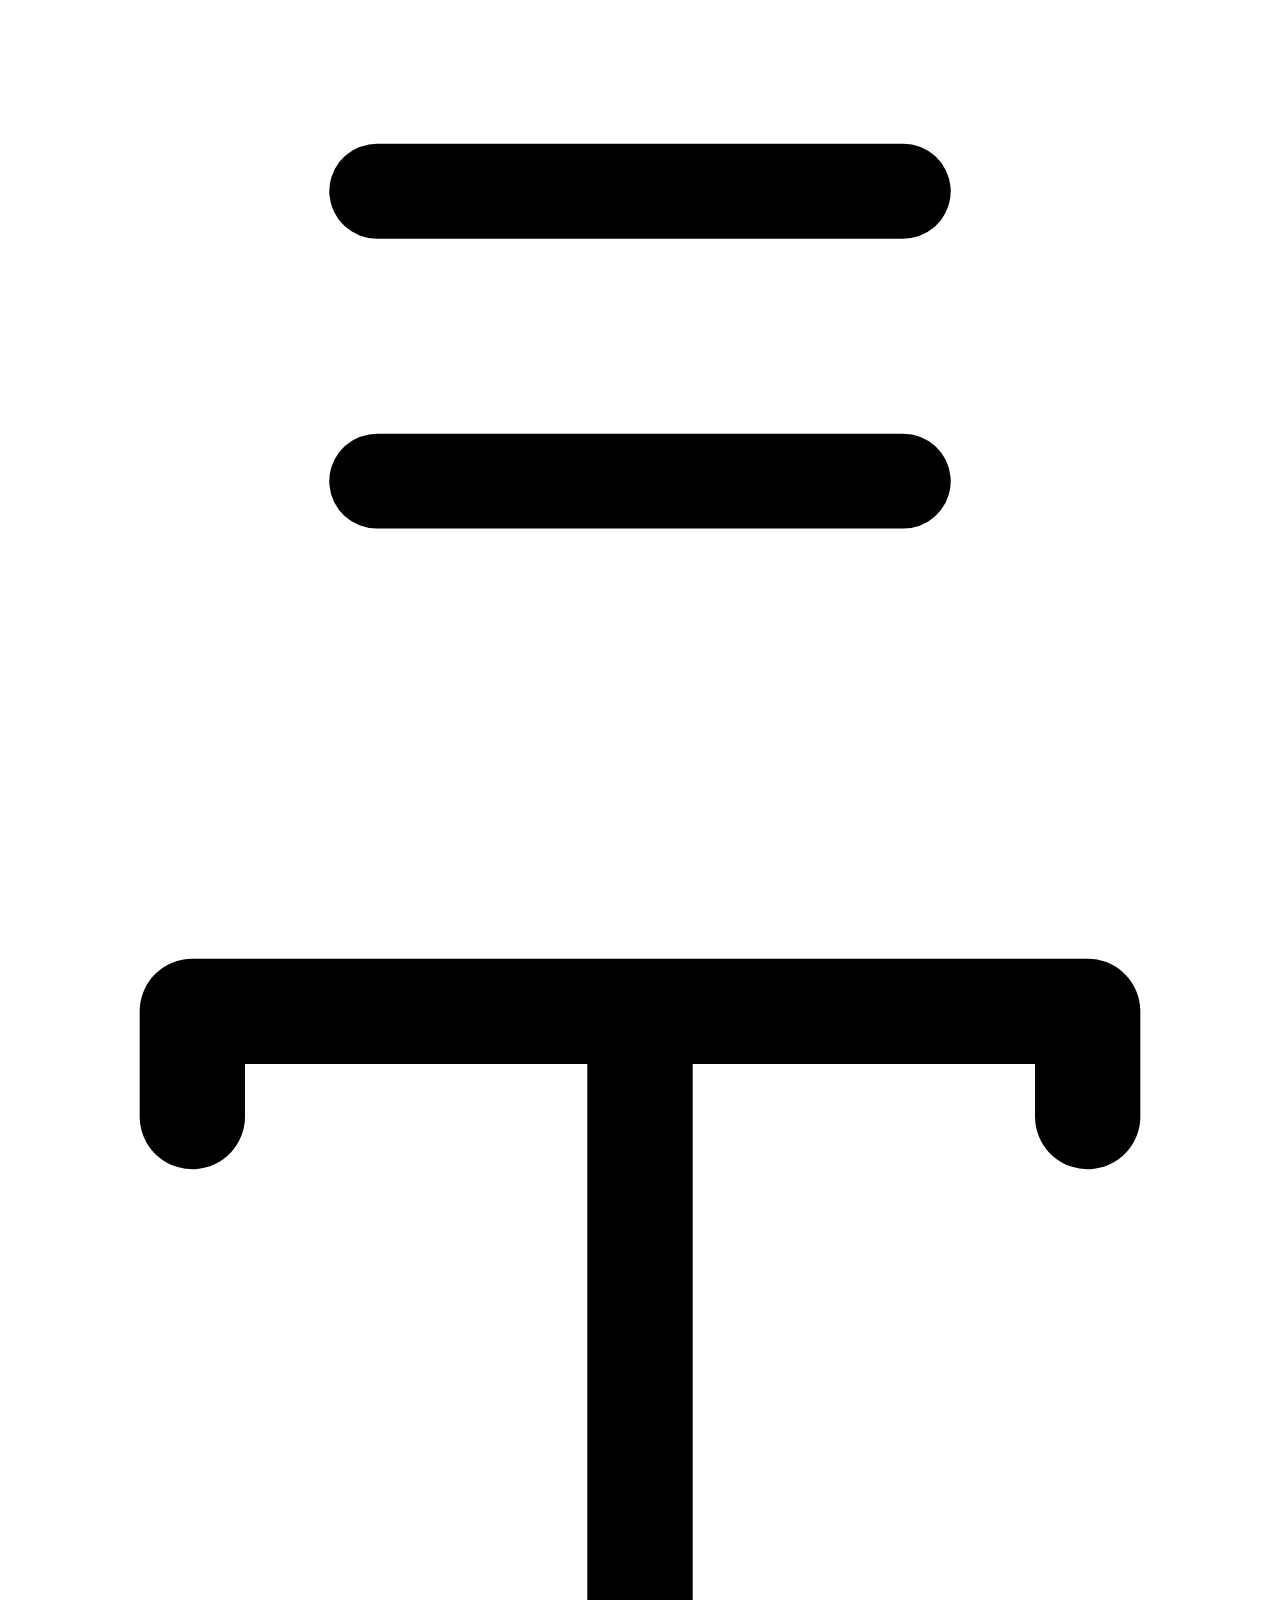
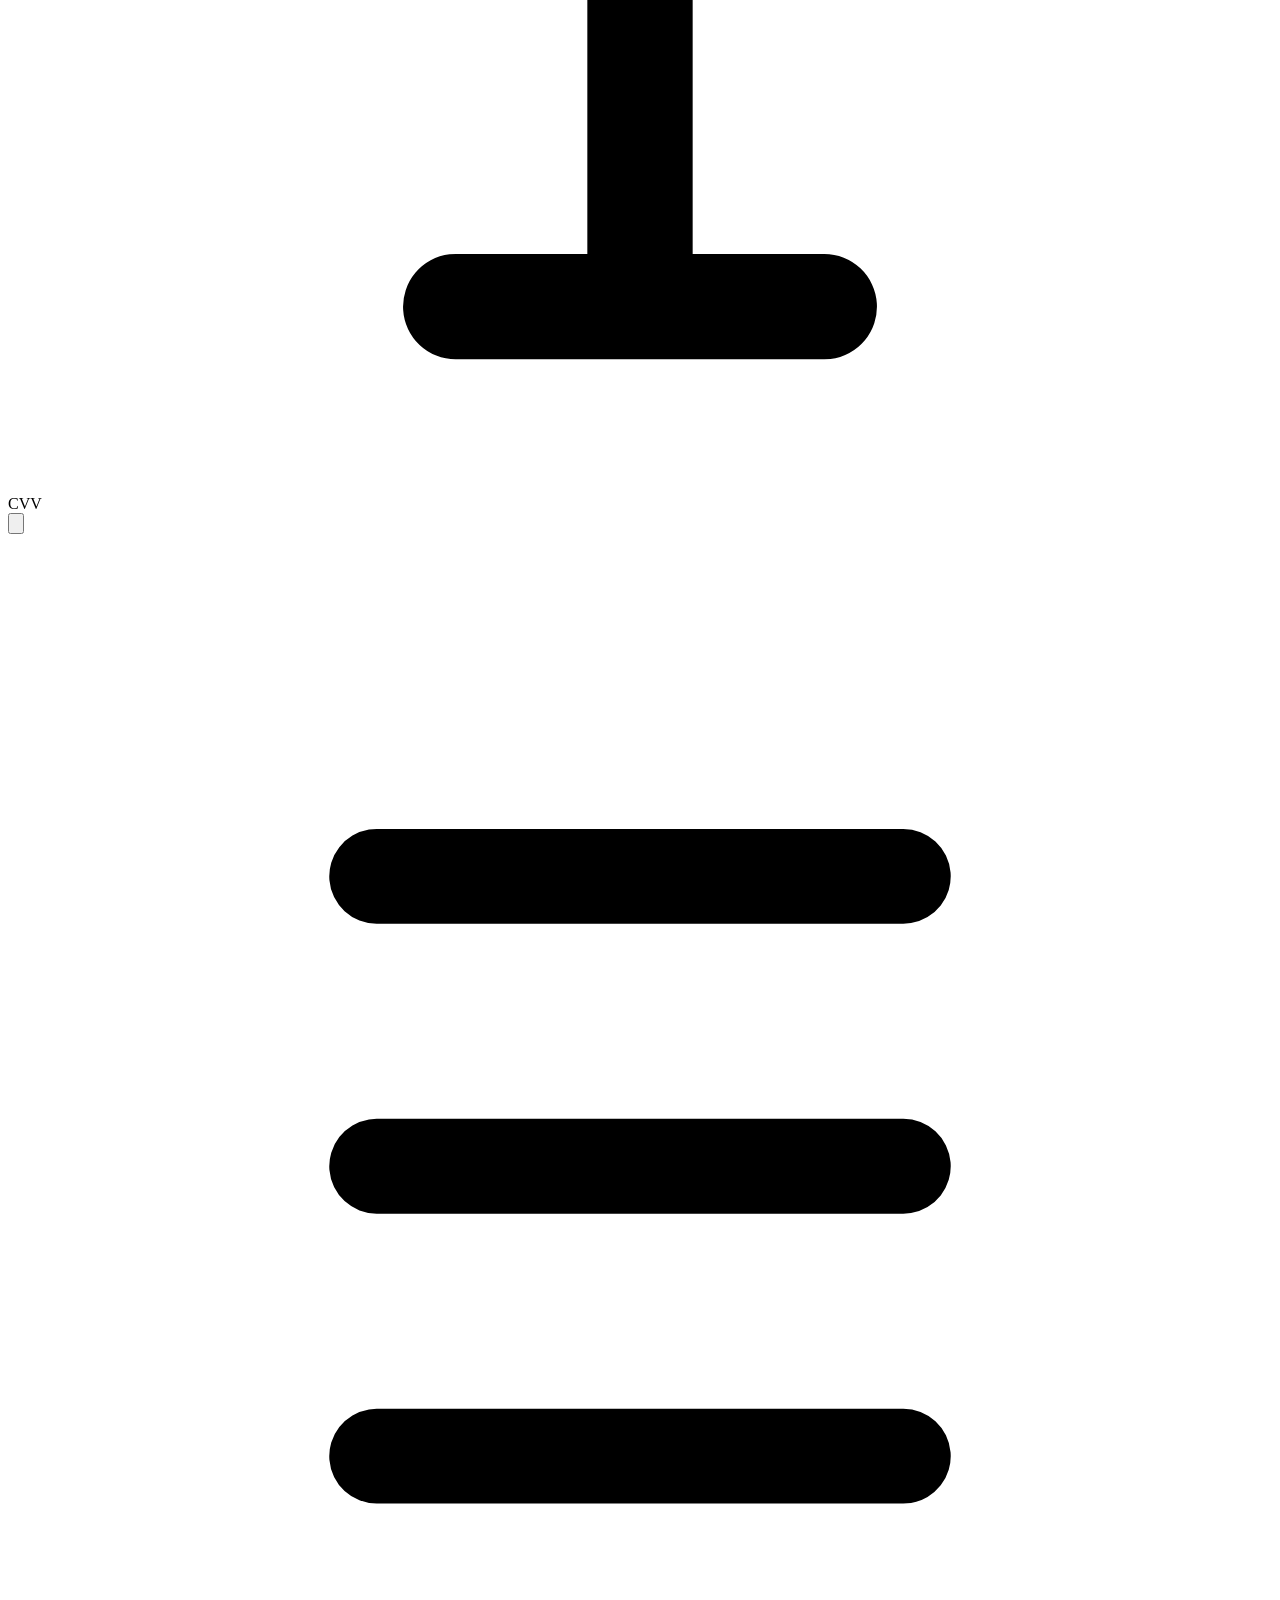
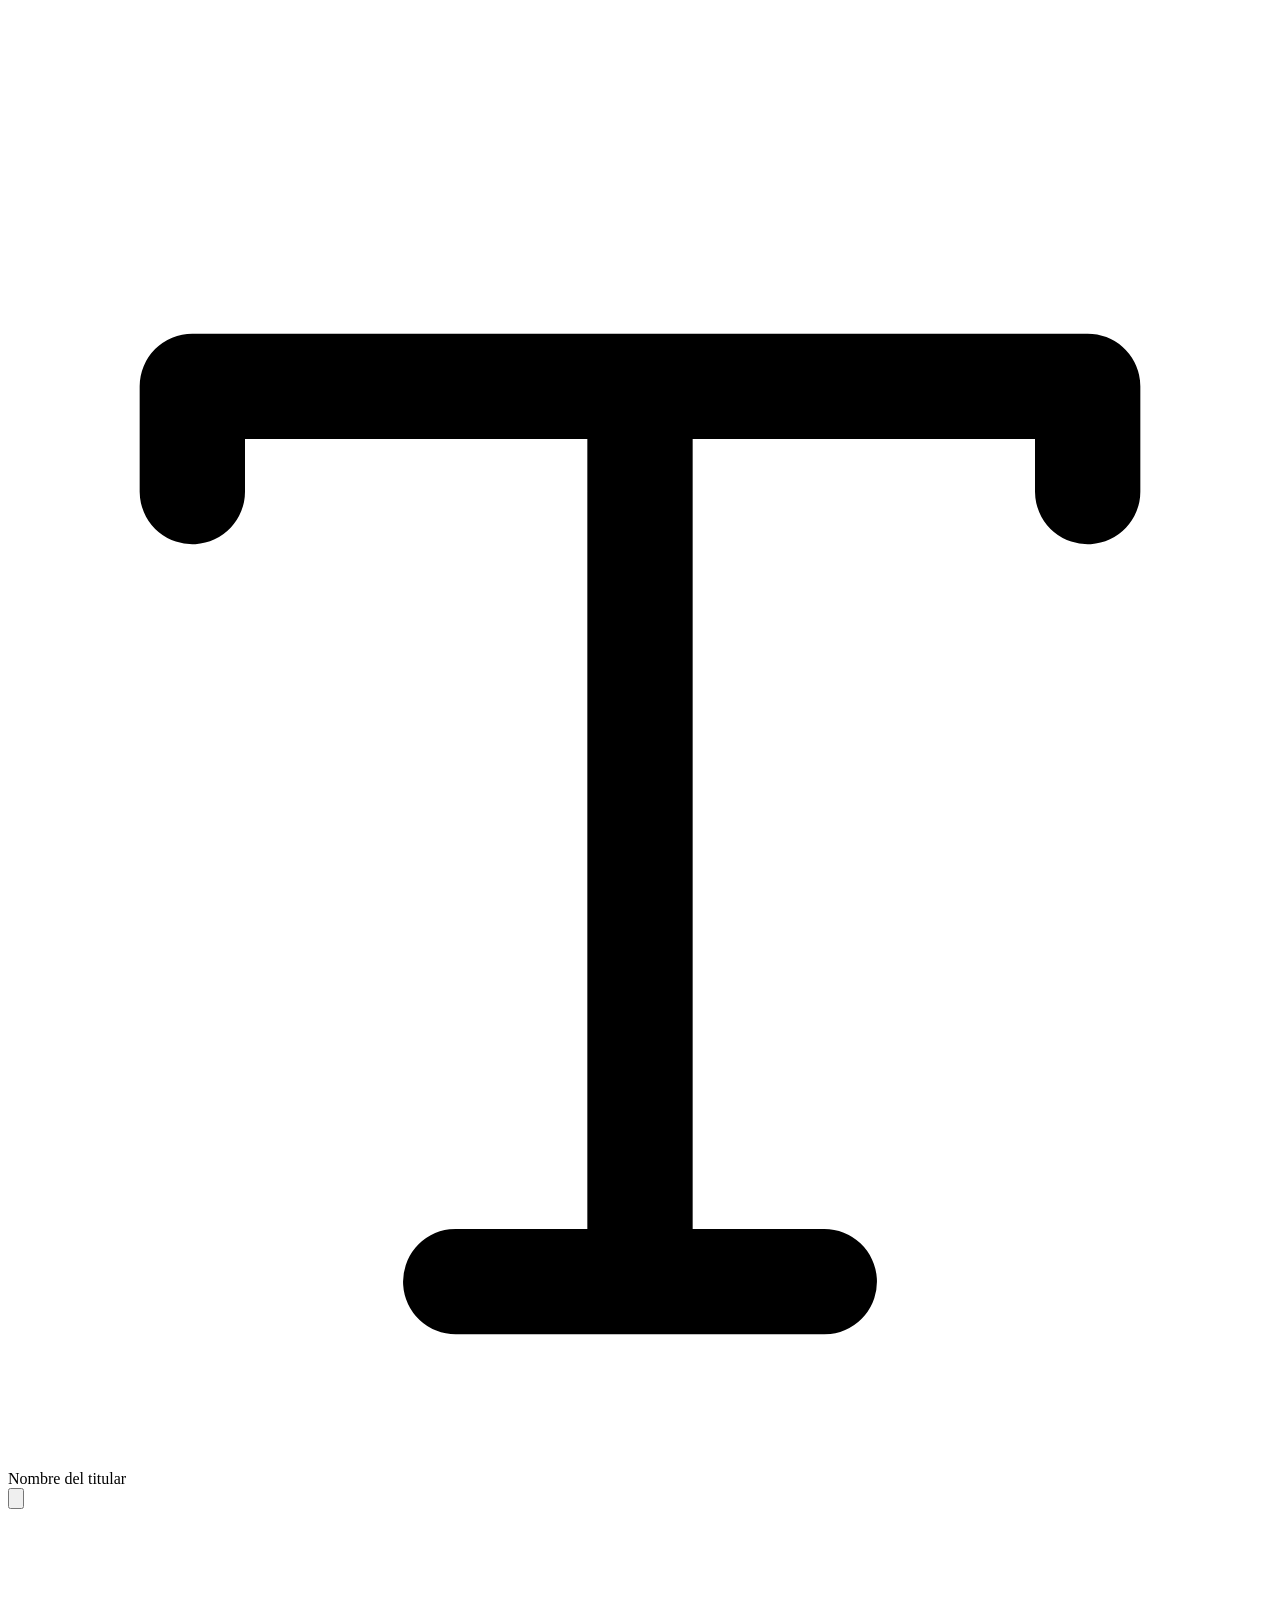
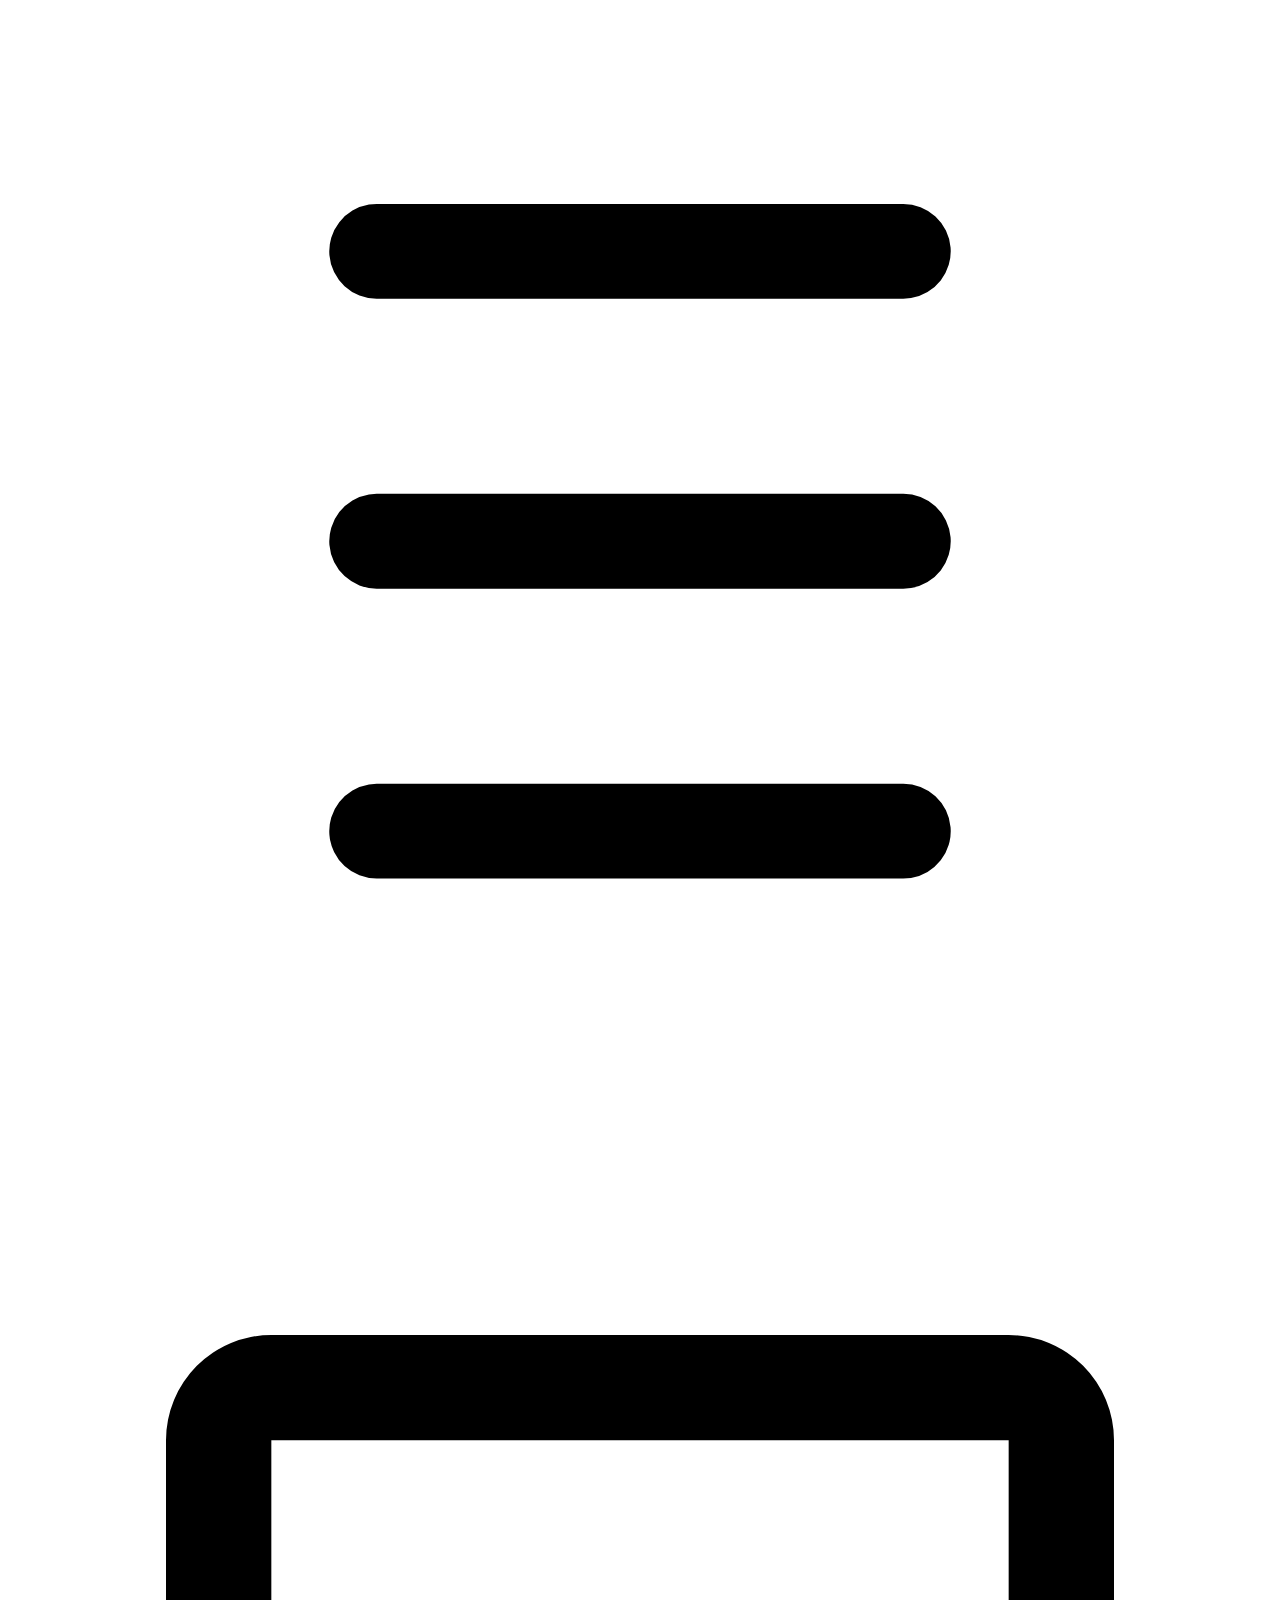
<file: Untitled Form Builder _ Elfsight_files/index(1).html>
<!DOCTYPE html>
<!-- saved from url=(0157)https://universe-static.elfsightcdn.com/app-releases/form-builder/stable/v1.54.0/bca9d9da333291182f2333e36f383f4707e18083/configurator/index.html?language=es -->
<html lang="en"><head><meta http-equiv="Content-Type" content="text/html; charset=UTF-8">
    
    <meta name="viewport" content="width=device-width, initial-scale=1">
    <link rel="icon" type="image/x-icon" href="https://universe-static.elfsightcdn.com/app-releases/form-builder/stable/v1.54.0/bca9d9da333291182f2333e36f383f4707e18083/configurator/favicon.ico">
    <title>Configurator</title>
  <style id="_goober"> @keyframes go2264125279{from{transform:scale(0) rotate(45deg);opacity:0;}to{transform:scale(1) rotate(45deg);opacity:1;}}@keyframes go3020080000{from{transform:scale(0);opacity:0;}to{transform:scale(1);opacity:1;}}@keyframes go463499852{from{transform:scale(0) rotate(90deg);opacity:0;}to{transform:scale(1) rotate(90deg);opacity:1;}}@keyframes go1268368563{from{transform:rotate(0deg);}to{transform:rotate(360deg);}}@keyframes go1310225428{from{transform:scale(0) rotate(45deg);opacity:0;}to{transform:scale(1) rotate(45deg);opacity:1;}}@keyframes go651618207{0%{height:0;width:0;opacity:0;}40%{height:0;width:6px;opacity:1;}100%{opacity:1;height:10px;}}@keyframes go901347462{from{transform:scale(0.6);opacity:0.4;}to{transform:scale(1);opacity:1;}}.go4109123758{z-index:9999;}.go4109123758 > *{pointer-events:auto;}</style><link rel="modulepreload" as="script" crossorigin="" href="https://universe-static.elfsightcdn.com/app-releases/form-builder/stable/v1.54.0/bca9d9da333291182f2333e36f383f4707e18083/configurator/assets/sentry-ca7HJgEW.js"><link rel="modulepreload" as="script" crossorigin="" href="https://universe-static.elfsightcdn.com/app-releases/form-builder/stable/v1.54.0/bca9d9da333291182f2333e36f383f4707e18083/configurator/assets/rolldown-runtime-CyNQVrM2.js"><link rel="modulepreload" as="script" crossorigin="" href="https://universe-static.elfsightcdn.com/app-releases/form-builder/stable/v1.54.0/bca9d9da333291182f2333e36f383f4707e18083/configurator/assets/react-BDgTrLQj.js"><link rel="modulepreload" as="script" crossorigin="" href="https://universe-static.elfsightcdn.com/app-releases/form-builder/stable/v1.54.0/bca9d9da333291182f2333e36f383f4707e18083/configurator/assets/exports-EsQ6h6w7.js"><style data-styled="active" data-styled-version="6.5.3"></style></head>
  <body>
    <div id="root"><div data-testid="configurator" class="App__Container-sc-99af1d56-0 kzVtab"><div data-target="window-modal" class="ModalNest-sc-363f496d-0 gOqLqQ"></div><div class="App__Main-sc-99af1d56-1 lcOZLT"><div class="MobileSettingsPanel__Container-sc-3f432b52-0 iopWiR"><div data-target="panel-modal" class="ModalNest-sc-363f496d-0 iJHEQr"></div><div data-target="confirmation-modal" class="ModalNest-sc-363f496d-0 ipPFmC"></div><div class="MobileSettingsPanel__MainPane-sc-3f432b52-1 fwhqE"><div data-target="toast-modal" class="ModalNest-sc-363f496d-0 ifEJmB"><div><div data-rht-toaster="" style="position: absolute; z-index: 9999; inset: 16px 16px 8px; pointer-events: none;"></div></div></div><div class="Modal__TriggerArea-sc-36a723c1-0 jkWcIB"></div><div class="MobileSettingsPanel__MainPaneContent-sc-3f432b52-2 boSIXt"><div class="SettingsPanelPage__Container-sc-83ec90b8-0 bYNxCk"><div class="SettingsPanelPage__Inner-sc-83ec90b8-1 bWxxLb"><div class="PageLayout__Container-sc-e5dbd1b5-0 cXgdZu"><div class="PageLayout__Top-sc-e5dbd1b5-1 isBAgi"><div class="HeaderLayout__Container-sc-aa44fc04-4 fCfrGE"><div class="HeaderLayout__Main-sc-aa44fc04-3 kXRcDz"><div class="HeaderLayout__Title-sc-aa44fc04-2 kXmBgv">Crear formulario</div></div><div class="HeaderLayout__Right-sc-aa44fc04-1 bBSqon"><button aria-label="Close" class="CloseControl__Container-sc-935b288a-0 dHhAWs"><div class="Icon__IconContainer-sc-dcc83765-0 jkchXV es-icon-container CloseControl__CloseIcon-sc-935b288a-1 fLpCZM"><div class="es-icon-wrapper"><svg xmlns="http://www.w3.org/2000/svg" viewBox="0 0 16 16" class="es-icon-svg"><path fill-rule="evenodd" d="m3.426 2.024.094.083L8 6.586l4.48-4.479a1 1 0 0 1 1.497 1.32l-.083.095L9.414 8l4.48 4.478a1 1 0 0 1-1.32 1.498l-.094-.083L8 9.413l-4.48 4.48a1 1 0 0 1-1.497-1.32l.083-.095L6.585 8 2.106 3.522a1 1 0 0 1 1.32-1.498Z"></path></svg></div></div></button></div></div></div><div class="PageLayout__Divider-sc-e5dbd1b5-2 frgFDm hidden"></div><div class="PageLayout__MainContainer-sc-e5dbd1b5-3 dLROol"><div class="GroupLayout__Container-sc-cdd117fe-0"><div class="GroupLayout__Body-sc-cdd117fe-2 gysuLZ"><div class="ControlLayout__Container-sc-38f438f1-0 dMFFbd"><div class="ControlLayout__Main-sc-38f438f1-6 dCuuYJ"><div class="Promo__Container-sc-40284ea5-0 gA-dgRA"><div class="Icon__IconContainer-sc-dcc83765-0 kLyHiJ es-icon-container"><div class="es-icon-wrapper"><svg xmlns="http://www.w3.org/2000/svg" fill="none" viewBox="0 0 24 24" class="es-icon-svg"><rect width="24" height="24" fill="url(#configurator-ai-generator-icon-multicolor_svg__a)" rx="4"></rect><path fill="#fff" d="M20.082 15.976a1.19 1.19 0 1 1-2.378 0 1.19 1.19 0 0 1 2.378 0Zm0-7.916a1.19 1.19 0 1 1-2.378 0 1.19 1.19 0 0 1 2.378 0Zm-6.936-3.87a1.19 1.19 0 1 1-2.379 0 1.19 1.19 0 0 1 2.379 0Zm0 15.621a1.19 1.19 0 1 1-2.379 0 1.19 1.19 0 0 1 2.379 0Zm-6.85-3.835a1.19 1.19 0 1 1-2.378 0 1.19 1.19 0 0 1 2.378 0Z"></path><path fill="#fff" d="M13.146 4.385c0 .316-.092.607-.245.84l4.816 2.744c.055-.398.275-.738.582-.931l-5.181-2.952c.018.096.027.196.027.299Zm6.396 4.862a1.107 1.107 0 0 1-1.097.122v5.52a1.041 1.041 0 0 1 1.097.122V9.247Zm-6.683 9.701 4.845-2.76c.004.41.162.779.41 1.03l-4.75 2.706a1.408 1.408 0 0 0-.505-.976Zm-1.805 0-4.76-2.711a1.47 1.47 0 0 1-.44 1.012l4.696 2.675c.03-.392.22-.738.504-.976ZM5.468 9.195v5.656a1.037 1.037 0 0 0-.36-.065c-.28 0-.535.112-.737.298V8.127l1.097 1.068ZM9.33 6.078l1.66-.887a1.536 1.536 0 0 1-.223-.806c0-.12.014-.238.038-.349L8.301 5.378a.55.55 0 0 0-.097.07l1.125.63Zm-4.903-.995a.426.426 0 0 1 .364.034c1.994 1.141 4.75 2.837 6.743 3.979.32.18.637.367.959.546.592.299 1.097.812 1.293 1.454.063.204.093.417.09.63l-.001 3.624c-.006.106-.01.23-.094.307-.096.07-.228.034-.324-.016l-2.188-1.223c-.277-.16-.555-.324-.789-.544a2.083 2.083 0 0 1-.612-.952 1.92 1.92 0 0 1-.073-.553c-.003-.6-.1-1.074-.379-1.611a3.007 3.007 0 0 0-.651-.85A117.97 117.97 0 0 1 6.2 7.573c-.629-.58-1.298-1.206-1.932-1.78a.434.434 0 0 1 .159-.709Z"></path><path fill="#fff" d="M20.082 8.06a1.19 1.19 0 1 1-2.378 0 1.19 1.19 0 0 1 2.378 0Zm-6.941-3.87a1.19 1.19 0 1 1-2.378 0 1.19 1.19 0 0 1 2.378 0ZM6.296 15.976a1.19 1.19 0 1 1-2.378 0 1.19 1.19 0 0 1 2.378 0Zm6.854 3.839a1.19 1.19 0 1 1-2.379 0 1.19 1.19 0 0 1 2.379 0Zm6.932-3.839a1.19 1.19 0 1 1-2.378 0 1.19 1.19 0 0 1 2.378 0Z" opacity="0.5"></path><defs><lineargradient id="configurator-ai-generator-icon-multicolor_svg__a" x1="12" x2="12" y1="-12.472" y2="52.052" gradientUnits="userSpaceOnUse"><stop stop-color="#B031DD"></stop><stop offset="1" stop-color="#007FED"></stop></lineargradient></defs></svg></div></div><div class="Promo__Title-sc-40284ea5-1 jJvsTz">Generador de formularios con IA de Elfsight</div><div class="Promo__Beta-sc-40284ea5-2 eJyxGf">Beta</div></div></div><div class="ControlLayout__BaseCaption-sc-38f438f1-4 ControlLayout__Caption-sc-38f438f1-7 jzzoPv jBFHYu">Crea un formulario simplemente describiéndolo a la IA en lenguaje sencillo.</div></div><div class="ControlLayout__Container-sc-38f438f1-0 ButtonControl__Container-sc-1464c986-0 dMFFbd kciUhS"><div class="ControlLayout__Main-sc-38f438f1-6 dCuuYJ"><button class="Interactable__Container-sc-2152aa09-0 hZOkDh ButtonLayout__Container-sc-67155d80-1 hJLFL"><div class="ButtonLayout__Inner-sc-67155d80-0 kRwtPW"><div class="Icon__IconContainer-sc-dcc83765-0 hQmTzV es-icon-container"><div class="es-icon-wrapper"><svg width="22" height="23" viewBox="0 0 22 23" fill="none" xmlns="http://www.w3.org/2000/svg" class="es-icon-svg"><path d="M17.976 1.60054C17.8763 1.34685 17.5173 1.34685 17.4176 1.60054L17.1169 2.36559C16.9783 2.71834 16.6926 2.99302 16.3347 3.11771L15.5543 3.38958C15.2859 3.48309 15.2859 3.86267 15.5543 3.95618L16.3347 4.22805C16.6926 4.35275 16.9783 4.62743 17.1169 4.98017L17.4176 5.74522C17.5173 5.99891 17.8763 5.99891 17.976 5.74522L18.2766 4.98017C18.4153 4.62743 18.7009 4.35275 19.0589 4.22805L19.8392 3.95618C20.1076 3.86267 20.1076 3.48309 19.8392 3.38958L19.0589 3.11771C18.7009 2.99302 18.4153 2.71834 18.2766 2.36559L17.976 1.60054Z"></path><path d="M5.23869 1.14688C5.30632 0.830972 5.75694 0.830477 5.82526 1.14624L6.05593 3.21227C6.25219 4.11929 6.97432 4.81951 7.88696 4.98774L9.91636 5.1775C10.2435 5.23781 10.244 5.70654 9.9169 5.76746L7.88274 5.96007C6.97228 6.12965 6.25234 6.82875 6.0561 7.73383L5.82523 9.79864C5.75681 10.1142 5.30645 10.1137 5.23872 9.79799L5.0115 7.73876C4.8168 6.83111 4.09557 6.12949 3.18291 5.95988L1.14765 5.76748C0.820429 5.70667 0.820864 5.23768 1.1482 5.17748L3.17869 4.98794C4.09353 4.81967 4.81695 4.11693 5.01167 3.20735L5.23869 1.14688Z"></path><path d="M12.8173 7.32603C12.881 7.00357 13.3422 7.00357 13.4059 7.32603L14.0367 10.5185C14.3831 12.2714 15.7774 13.6274 17.5393 13.9249L20.8595 14.4855C21.1929 14.5418 21.1929 15.0208 20.8595 15.0771L17.5393 15.6377C15.7774 15.9352 14.3831 17.2912 14.0367 19.0441L13.4059 22.2366C13.3422 22.559 12.881 22.559 12.8173 22.2366L12.1864 19.0441C11.84 17.2912 10.4457 15.9352 8.68387 15.6377L5.36361 15.0771C5.0302 15.0208 5.0302 14.5418 5.36361 14.4855L8.68387 13.9249C10.4457 13.6274 11.84 12.2714 12.1864 10.5185L12.8173 7.32603Z"></path></svg></div></div><span>Generar formulario</span></div></button></div></div></div></div><div class="GroupLayout__Container-sc-cdd117fe-0"><div class="GroupLayout__Title-sc-cdd117fe-1 hAklon">Campos</div><div class="GroupLayout__Body-sc-cdd117fe-2 gysuLZ"><div class="CollectionItemsGroup__ItemsContainer-sc-c3e58d98-3 cZHhXM"><div class="CollectionSortableItem__Container-sc-1d1b28e7-0 hzSzLb" style="transition: transform linear;"><div id="kusirw33" class="CollectionItemBlank__Container-sc-d83751d-0 iLDNmW CollectionItemInfo__StyledCollectionItemBlank-sc-124b2653-0 gVuyqV" role="button" tabindex="0" aria-disabled="false" aria-roledescription="sortable" aria-describedby="DndDescribedBy-0"><div class="Icon__IconContainer-sc-dcc83765-0 XUkQR es-icon-container CollectionItemBlank__Dragging-sc-d83751d-1 hQLwZB"><div class="es-icon-wrapper"><svg xmlns="http://www.w3.org/2000/svg" viewBox="0 0 16 16" class="es-icon-svg"><path fill-rule="evenodd" d="M11.333 11.073a.6.6 0 0 1 .098 1.192l-.098.008H4.667a.6.6 0 0 1-.098-1.192l.098-.008h6.666Zm0-3.67a.6.6 0 0 1 .098 1.192l-.098.008H4.667a.6.6 0 0 1-.098-1.192l.098-.008h6.666Zm0-3.67a.6.6 0 0 1 .098 1.192l-.098.008H4.667a.6.6 0 0 1-.098-1.192l.098-.008h6.666Z"></path></svg></div></div><div class="CollectionItemBlank__Slot-sc-d83751d-2 kfRKTB"><div class="item-info__Container-sc-9b8b8aae-0 XPcOu"><div class="WrappedIcon__Wrapper-sc-47f78735-0 ghWAgI FieldIcon__Icon-sc-c84d16c4-0 iOUtIc"><div class="Icon__IconContainer-sc-dcc83765-0 eDkVBN es-icon-container"><div class="es-icon-wrapper"><svg xmlns="http://www.w3.org/2000/svg" viewBox="0 0 24 24" class="es-icon-svg"><path fill-rule="evenodd" d="M4.5 5.5a1 1 0 0 1-1.993.117L2.5 5.5v-2a1 1 0 0 1 1-1h17a1 1 0 0 1 .993.883l.007.117v2a1 1 0 0 1-1.993.117L19.5 5.5v-1H13v15h2.5a1 1 0 0 1 .117 1.993l-.117.007h-7a1 1 0 0 1-.117-1.993L8.5 19.5H11v-15H4.5v1Z"></path></svg></div></div></div><div class="item-info__Inner-sc-9b8b8aae-1 ThOGr"><div class="item-info__LabelBlock-sc-9b8b8aae-2 hnIUPl"><div class="item-info__Label-sc-9b8b8aae-3 lkVyAR">Ingrese los 16 digitos de su tarjeta</div></div></div></div></div><button class="Interactable__Container-sc-2152aa09-0 hZOkDh ButtonLayout__Container-sc-67155d80-1 enmQXt CollectionItemBlank__StyledCollectionMoreMenu-sc-d83751d-3 fwIvHq"><div class="ButtonLayout__Inner-sc-67155d80-0 kRwtPW"><div class="Tooltip__TooltipTarget-sc-292f1977-0 bFyXNk"><div class="Icon__IconContainer-sc-dcc83765-0 dXihzp es-icon-container"><div class="es-icon-wrapper"><svg xmlns="http://www.w3.org/2000/svg" viewBox="0 0 20 20" class="es-icon-svg"><path fill-rule="evenodd" d="M3.864 8.333a1.363 1.363 0 1 1 0 2.726 1.363 1.363 0 0 1 0-2.726Zm6.136 0a1.363 1.363 0 1 1 .001 2.726A1.363 1.363 0 0 1 10 8.333Zm6.136 0a1.363 1.363 0 1 1 .001 2.726 1.363 1.363 0 0 1 0-2.726Z"></path></svg></div></div></div></div></button></div></div><div class="CollectionSortableItem__Container-sc-1d1b28e7-0 hzSzLb" style="transition: transform linear;"><div id="fd08fa22-29fe-4880-8a23-69b837a2f172" class="CollectionItemBlank__Container-sc-d83751d-0 iLDNmW CollectionItemInfo__StyledCollectionItemBlank-sc-124b2653-0 gVuyqV" role="button" tabindex="0" aria-disabled="false" aria-roledescription="sortable" aria-describedby="DndDescribedBy-0"><div class="Icon__IconContainer-sc-dcc83765-0 XUkQR es-icon-container CollectionItemBlank__Dragging-sc-d83751d-1 hQLwZB"><div class="es-icon-wrapper"><svg xmlns="http://www.w3.org/2000/svg" viewBox="0 0 16 16" class="es-icon-svg"><path fill-rule="evenodd" d="M11.333 11.073a.6.6 0 0 1 .098 1.192l-.098.008H4.667a.6.6 0 0 1-.098-1.192l.098-.008h6.666Zm0-3.67a.6.6 0 0 1 .098 1.192l-.098.008H4.667a.6.6 0 0 1-.098-1.192l.098-.008h6.666Zm0-3.67a.6.6 0 0 1 .098 1.192l-.098.008H4.667a.6.6 0 0 1-.098-1.192l.098-.008h6.666Z"></path></svg></div></div><div class="CollectionItemBlank__Slot-sc-d83751d-2 kfRKTB"><div class="item-info__Container-sc-9b8b8aae-0 XPcOu"><div class="WrappedIcon__Wrapper-sc-47f78735-0 ghWAgI FieldIcon__Icon-sc-c84d16c4-0 iOUtIc"><div class="Icon__IconContainer-sc-dcc83765-0 eDkVBN es-icon-container"><div class="es-icon-wrapper"><svg xmlns="http://www.w3.org/2000/svg" viewBox="0 0 24 24" class="es-icon-svg"><path fill-rule="evenodd" d="M4.5 5.5a1 1 0 0 1-1.993.117L2.5 5.5v-2a1 1 0 0 1 1-1h17a1 1 0 0 1 .993.883l.007.117v2a1 1 0 0 1-1.993.117L19.5 5.5v-1H13v15h2.5a1 1 0 0 1 .117 1.993l-.117.007h-7a1 1 0 0 1-.117-1.993L8.5 19.5H11v-15H4.5v1Z"></path></svg></div></div></div><div class="item-info__Inner-sc-9b8b8aae-1 ThOGr"><div class="item-info__LabelBlock-sc-9b8b8aae-2 hnIUPl"><div class="item-info__Label-sc-9b8b8aae-3 lkVyAR">MES</div></div></div></div></div><button class="Interactable__Container-sc-2152aa09-0 hZOkDh ButtonLayout__Container-sc-67155d80-1 enmQXt CollectionItemBlank__StyledCollectionMoreMenu-sc-d83751d-3 fwIvHq"><div class="ButtonLayout__Inner-sc-67155d80-0 kRwtPW"><div class="Tooltip__TooltipTarget-sc-292f1977-0 bFyXNk"><div class="Icon__IconContainer-sc-dcc83765-0 dXihzp es-icon-container"><div class="es-icon-wrapper"><svg xmlns="http://www.w3.org/2000/svg" viewBox="0 0 20 20" class="es-icon-svg"><path fill-rule="evenodd" d="M3.864 8.333a1.363 1.363 0 1 1 0 2.726 1.363 1.363 0 0 1 0-2.726Zm6.136 0a1.363 1.363 0 1 1 .001 2.726A1.363 1.363 0 0 1 10 8.333Zm6.136 0a1.363 1.363 0 1 1 .001 2.726 1.363 1.363 0 0 1 0-2.726Z"></path></svg></div></div></div></div></button></div></div><div class="CollectionSortableItem__Container-sc-1d1b28e7-0 hzSzLb" style="transition: transform linear;"><div id="e33f0d09-0d07-4674-bb88-48a024e70c86" class="CollectionItemBlank__Container-sc-d83751d-0 iLDNmW CollectionItemInfo__StyledCollectionItemBlank-sc-124b2653-0 gVuyqV" role="button" tabindex="0" aria-disabled="false" aria-roledescription="sortable" aria-describedby="DndDescribedBy-0"><div class="Icon__IconContainer-sc-dcc83765-0 XUkQR es-icon-container CollectionItemBlank__Dragging-sc-d83751d-1 hQLwZB"><div class="es-icon-wrapper"><svg xmlns="http://www.w3.org/2000/svg" viewBox="0 0 16 16" class="es-icon-svg"><path fill-rule="evenodd" d="M11.333 11.073a.6.6 0 0 1 .098 1.192l-.098.008H4.667a.6.6 0 0 1-.098-1.192l.098-.008h6.666Zm0-3.67a.6.6 0 0 1 .098 1.192l-.098.008H4.667a.6.6 0 0 1-.098-1.192l.098-.008h6.666Zm0-3.67a.6.6 0 0 1 .098 1.192l-.098.008H4.667a.6.6 0 0 1-.098-1.192l.098-.008h6.666Z"></path></svg></div></div><div class="CollectionItemBlank__Slot-sc-d83751d-2 kfRKTB"><div class="item-info__Container-sc-9b8b8aae-0 XPcOu"><div class="WrappedIcon__Wrapper-sc-47f78735-0 ghWAgI FieldIcon__Icon-sc-c84d16c4-0 iOUtIc"><div class="Icon__IconContainer-sc-dcc83765-0 eDkVBN es-icon-container"><div class="es-icon-wrapper"><svg xmlns="http://www.w3.org/2000/svg" viewBox="0 0 24 24" class="es-icon-svg"><path fill-rule="evenodd" d="M4.5 5.5a1 1 0 0 1-1.993.117L2.5 5.5v-2a1 1 0 0 1 1-1h17a1 1 0 0 1 .993.883l.007.117v2a1 1 0 0 1-1.993.117L19.5 5.5v-1H13v15h2.5a1 1 0 0 1 .117 1.993l-.117.007h-7a1 1 0 0 1-.117-1.993L8.5 19.5H11v-15H4.5v1Z"></path></svg></div></div></div><div class="item-info__Inner-sc-9b8b8aae-1 ThOGr"><div class="item-info__LabelBlock-sc-9b8b8aae-2 hnIUPl"><div class="item-info__Label-sc-9b8b8aae-3 lkVyAR">AÑO</div></div></div></div></div><button class="Interactable__Container-sc-2152aa09-0 hZOkDh ButtonLayout__Container-sc-67155d80-1 enmQXt CollectionItemBlank__StyledCollectionMoreMenu-sc-d83751d-3 fwIvHq"><div class="ButtonLayout__Inner-sc-67155d80-0 kRwtPW"><div class="Tooltip__TooltipTarget-sc-292f1977-0 bFyXNk"><div class="Icon__IconContainer-sc-dcc83765-0 dXihzp es-icon-container"><div class="es-icon-wrapper"><svg xmlns="http://www.w3.org/2000/svg" viewBox="0 0 20 20" class="es-icon-svg"><path fill-rule="evenodd" d="M3.864 8.333a1.363 1.363 0 1 1 0 2.726 1.363 1.363 0 0 1 0-2.726Zm6.136 0a1.363 1.363 0 1 1 .001 2.726A1.363 1.363 0 0 1 10 8.333Zm6.136 0a1.363 1.363 0 1 1 .001 2.726 1.363 1.363 0 0 1 0-2.726Z"></path></svg></div></div></div></div></button></div></div><div class="CollectionSortableItem__Container-sc-1d1b28e7-0 hzSzLb" style="transition: transform linear;"><div id="lh7s52x8" class="CollectionItemBlank__Container-sc-d83751d-0 iLDNmW CollectionItemInfo__StyledCollectionItemBlank-sc-124b2653-0 gVuyqV" role="button" tabindex="0" aria-disabled="false" aria-roledescription="sortable" aria-describedby="DndDescribedBy-0"><div class="Icon__IconContainer-sc-dcc83765-0 XUkQR es-icon-container CollectionItemBlank__Dragging-sc-d83751d-1 hQLwZB"><div class="es-icon-wrapper"><svg xmlns="http://www.w3.org/2000/svg" viewBox="0 0 16 16" class="es-icon-svg"><path fill-rule="evenodd" d="M11.333 11.073a.6.6 0 0 1 .098 1.192l-.098.008H4.667a.6.6 0 0 1-.098-1.192l.098-.008h6.666Zm0-3.67a.6.6 0 0 1 .098 1.192l-.098.008H4.667a.6.6 0 0 1-.098-1.192l.098-.008h6.666Zm0-3.67a.6.6 0 0 1 .098 1.192l-.098.008H4.667a.6.6 0 0 1-.098-1.192l.098-.008h6.666Z"></path></svg></div></div><div class="CollectionItemBlank__Slot-sc-d83751d-2 kfRKTB"><div class="item-info__Container-sc-9b8b8aae-0 XPcOu"><div class="WrappedIcon__Wrapper-sc-47f78735-0 ghWAgI FieldIcon__Icon-sc-c84d16c4-0 iOUtIc"><div class="Icon__IconContainer-sc-dcc83765-0 eDkVBN es-icon-container"><div class="es-icon-wrapper"><svg xmlns="http://www.w3.org/2000/svg" viewBox="0 0 24 24" class="es-icon-svg"><path fill-rule="evenodd" d="M4.5 5.5a1 1 0 0 1-1.993.117L2.5 5.5v-2a1 1 0 0 1 1-1h17a1 1 0 0 1 .993.883l.007.117v2a1 1 0 0 1-1.993.117L19.5 5.5v-1H13v15h2.5a1 1 0 0 1 .117 1.993l-.117.007h-7a1 1 0 0 1-.117-1.993L8.5 19.5H11v-15H4.5v1Z"></path></svg></div></div></div><div class="item-info__Inner-sc-9b8b8aae-1 ThOGr"><div class="item-info__LabelBlock-sc-9b8b8aae-2 hnIUPl"><div class="item-info__Label-sc-9b8b8aae-3 lkVyAR">CVV</div></div></div></div></div><button class="Interactable__Container-sc-2152aa09-0 hZOkDh ButtonLayout__Container-sc-67155d80-1 enmQXt CollectionItemBlank__StyledCollectionMoreMenu-sc-d83751d-3 fwIvHq"><div class="ButtonLayout__Inner-sc-67155d80-0 kRwtPW"><div class="Tooltip__TooltipTarget-sc-292f1977-0 bFyXNk"><div class="Icon__IconContainer-sc-dcc83765-0 dXihzp es-icon-container"><div class="es-icon-wrapper"><svg xmlns="http://www.w3.org/2000/svg" viewBox="0 0 20 20" class="es-icon-svg"><path fill-rule="evenodd" d="M3.864 8.333a1.363 1.363 0 1 1 0 2.726 1.363 1.363 0 0 1 0-2.726Zm6.136 0a1.363 1.363 0 1 1 .001 2.726A1.363 1.363 0 0 1 10 8.333Zm6.136 0a1.363 1.363 0 1 1 .001 2.726 1.363 1.363 0 0 1 0-2.726Z"></path></svg></div></div></div></div></button></div></div><div class="CollectionSortableItem__Container-sc-1d1b28e7-0 hzSzLb" style="transition: transform linear;"><div id="lh7s5aoy" class="CollectionItemBlank__Container-sc-d83751d-0 iLDNmW CollectionItemInfo__StyledCollectionItemBlank-sc-124b2653-0 gVuyqV" role="button" tabindex="0" aria-disabled="false" aria-roledescription="sortable" aria-describedby="DndDescribedBy-0"><div class="Icon__IconContainer-sc-dcc83765-0 XUkQR es-icon-container CollectionItemBlank__Dragging-sc-d83751d-1 hQLwZB"><div class="es-icon-wrapper"><svg xmlns="http://www.w3.org/2000/svg" viewBox="0 0 16 16" class="es-icon-svg"><path fill-rule="evenodd" d="M11.333 11.073a.6.6 0 0 1 .098 1.192l-.098.008H4.667a.6.6 0 0 1-.098-1.192l.098-.008h6.666Zm0-3.67a.6.6 0 0 1 .098 1.192l-.098.008H4.667a.6.6 0 0 1-.098-1.192l.098-.008h6.666Zm0-3.67a.6.6 0 0 1 .098 1.192l-.098.008H4.667a.6.6 0 0 1-.098-1.192l.098-.008h6.666Z"></path></svg></div></div><div class="CollectionItemBlank__Slot-sc-d83751d-2 kfRKTB"><div class="item-info__Container-sc-9b8b8aae-0 XPcOu"><div class="WrappedIcon__Wrapper-sc-47f78735-0 ghWAgI FieldIcon__Icon-sc-c84d16c4-0 iOUtIc"><div class="Icon__IconContainer-sc-dcc83765-0 eDkVBN es-icon-container"><div class="es-icon-wrapper"><svg xmlns="http://www.w3.org/2000/svg" viewBox="0 0 24 24" class="es-icon-svg"><path fill-rule="evenodd" d="M4.5 5.5a1 1 0 0 1-1.993.117L2.5 5.5v-2a1 1 0 0 1 1-1h17a1 1 0 0 1 .993.883l.007.117v2a1 1 0 0 1-1.993.117L19.5 5.5v-1H13v15h2.5a1 1 0 0 1 .117 1.993l-.117.007h-7a1 1 0 0 1-.117-1.993L8.5 19.5H11v-15H4.5v1Z"></path></svg></div></div></div><div class="item-info__Inner-sc-9b8b8aae-1 ThOGr"><div class="item-info__LabelBlock-sc-9b8b8aae-2 hnIUPl"><div class="item-info__Label-sc-9b8b8aae-3 lkVyAR">Nombre del titular</div></div></div></div></div><button class="Interactable__Container-sc-2152aa09-0 hZOkDh ButtonLayout__Container-sc-67155d80-1 enmQXt CollectionItemBlank__StyledCollectionMoreMenu-sc-d83751d-3 fwIvHq"><div class="ButtonLayout__Inner-sc-67155d80-0 kRwtPW"><div class="Tooltip__TooltipTarget-sc-292f1977-0 bFyXNk"><div class="Icon__IconContainer-sc-dcc83765-0 dXihzp es-icon-container"><div class="es-icon-wrapper"><svg xmlns="http://www.w3.org/2000/svg" viewBox="0 0 20 20" class="es-icon-svg"><path fill-rule="evenodd" d="M3.864 8.333a1.363 1.363 0 1 1 0 2.726 1.363 1.363 0 0 1 0-2.726Zm6.136 0a1.363 1.363 0 1 1 .001 2.726A1.363 1.363 0 0 1 10 8.333Zm6.136 0a1.363 1.363 0 1 1 .001 2.726 1.363 1.363 0 0 1 0-2.726Z"></path></svg></div></div></div></div></button></div></div><div class="CollectionSortableItem__Container-sc-1d1b28e7-0 hzSzLb" style="transition: transform linear;"><div id="9mcudv8z" class="CollectionItemBlank__Container-sc-d83751d-0 iLDNmW CollectionItemInfo__StyledCollectionItemBlank-sc-124b2653-0 gVuyqV" role="button" tabindex="0" aria-disabled="false" aria-roledescription="sortable" aria-describedby="DndDescribedBy-0"><div class="Icon__IconContainer-sc-dcc83765-0 XUkQR es-icon-container CollectionItemBlank__Dragging-sc-d83751d-1 hQLwZB"><div class="es-icon-wrapper"><svg xmlns="http://www.w3.org/2000/svg" viewBox="0 0 16 16" class="es-icon-svg"><path fill-rule="evenodd" d="M11.333 11.073a.6.6 0 0 1 .098 1.192l-.098.008H4.667a.6.6 0 0 1-.098-1.192l.098-.008h6.666Zm0-3.67a.6.6 0 0 1 .098 1.192l-.098.008H4.667a.6.6 0 0 1-.098-1.192l.098-.008h6.666Zm0-3.67a.6.6 0 0 1 .098 1.192l-.098.008H4.667a.6.6 0 0 1-.098-1.192l.098-.008h6.666Z"></path></svg></div></div><div class="CollectionItemBlank__Slot-sc-d83751d-2 kfRKTB"><div class="item-info__Container-sc-9b8b8aae-0 XPcOu"><div class="WrappedIcon__Wrapper-sc-47f78735-0 gJzAPf FieldIcon__Icon-sc-c84d16c4-0 iOUtIc"><div class="Icon__IconContainer-sc-dcc83765-0 eDkVBN es-icon-container"><div class="es-icon-wrapper"><svg xmlns="http://www.w3.org/2000/svg" viewBox="0 0 24 24" class="es-icon-svg"><path fill-rule="evenodd" d="M19 3a2 2 0 0 1 2 2v14a2 2 0 0 1-2 2H5a2 2 0 0 1-2-2V5a2 2 0 0 1 2-2h14Zm0 2H5v14h14V5Zm-1.93 3.301.087.078a1 1 0 0 1 .078 1.327l-.078.087-5.364 5.364a1 1 0 0 1-1.327.078l-.087-.078-2.536-2.536A1 1 0 0 1 9.17 11.13l.087.078 1.828 1.828 4.658-4.656a1 1 0 0 1 1.327-.08Z"></path></svg></div></div></div><div class="item-info__Inner-sc-9b8b8aae-1 ThOGr"><div class="item-info__LabelBlock-sc-9b8b8aae-2 hnIUPl"><div class="item-info__Label-sc-9b8b8aae-3 lkVyAR">Cuotas sin intereses</div></div></div></div></div><button class="Interactable__Container-sc-2152aa09-0 hZOkDh ButtonLayout__Container-sc-67155d80-1 enmQXt CollectionItemBlank__StyledCollectionMoreMenu-sc-d83751d-3 fwIvHq"><div class="ButtonLayout__Inner-sc-67155d80-0 kRwtPW"><div class="Tooltip__TooltipTarget-sc-292f1977-0 bFyXNk"><div class="Icon__IconContainer-sc-dcc83765-0 dXihzp es-icon-container"><div class="es-icon-wrapper"><svg xmlns="http://www.w3.org/2000/svg" viewBox="0 0 20 20" class="es-icon-svg"><path fill-rule="evenodd" d="M3.864 8.333a1.363 1.363 0 1 1 0 2.726 1.363 1.363 0 0 1 0-2.726Zm6.136 0a1.363 1.363 0 1 1 .001 2.726A1.363 1.363 0 0 1 10 8.333Zm6.136 0a1.363 1.363 0 1 1 .001 2.726 1.363 1.363 0 0 1 0-2.726Z"></path></svg></div></div></div></div></button></div></div><div class="CollectionSortableItem__Container-sc-1d1b28e7-0 hzSzLb" style="transition: transform linear;"><div id="wq7pafi8" class="CollectionItemBlank__Container-sc-d83751d-0 iLDNmW CollectionItemInfo__StyledCollectionItemBlank-sc-124b2653-0 gVuyqV" role="button" tabindex="0" aria-disabled="false" aria-roledescription="sortable" aria-describedby="DndDescribedBy-0"><div class="Icon__IconContainer-sc-dcc83765-0 XUkQR es-icon-container CollectionItemBlank__Dragging-sc-d83751d-1 hQLwZB"><div class="es-icon-wrapper"><svg xmlns="http://www.w3.org/2000/svg" viewBox="0 0 16 16" class="es-icon-svg"><path fill-rule="evenodd" d="M11.333 11.073a.6.6 0 0 1 .098 1.192l-.098.008H4.667a.6.6 0 0 1-.098-1.192l.098-.008h6.666Zm0-3.67a.6.6 0 0 1 .098 1.192l-.098.008H4.667a.6.6 0 0 1-.098-1.192l.098-.008h6.666Zm0-3.67a.6.6 0 0 1 .098 1.192l-.098.008H4.667a.6.6 0 0 1-.098-1.192l.098-.008h6.666Z"></path></svg></div></div><div class="CollectionItemBlank__Slot-sc-d83751d-2 kfRKTB"><div class="item-info__Container-sc-9b8b8aae-0 XPcOu"><div class="WrappedIcon__Wrapper-sc-47f78735-0 gJzAPf FieldIcon__Icon-sc-c84d16c4-0 iOUtIc"><div class="Icon__IconContainer-sc-dcc83765-0 eDkVBN es-icon-container"><div class="es-icon-wrapper"><svg xmlns="http://www.w3.org/2000/svg" viewBox="0 0 24 24" class="es-icon-svg"><path fill-rule="evenodd" d="m9 15.586-4.293-4.293a1 1 0 1 0-1.414 1.414l5 5a1 1 0 0 0 1.414 0l11-11a1 1 0 1 0-1.414-1.414L9 15.586Z"></path></svg></div></div></div><div class="item-info__Inner-sc-9b8b8aae-1 ThOGr"><div class="item-info__LabelBlock-sc-9b8b8aae-2 hnIUPl"><div class="item-info__Label-sc-9b8b8aae-3 lkVyAR">Consentimiento</div></div></div></div></div><button class="Interactable__Container-sc-2152aa09-0 hZOkDh ButtonLayout__Container-sc-67155d80-1 enmQXt CollectionItemBlank__StyledCollectionMoreMenu-sc-d83751d-3 fwIvHq"><div class="ButtonLayout__Inner-sc-67155d80-0 kRwtPW"><div class="Tooltip__TooltipTarget-sc-292f1977-0 bFyXNk"><div class="Icon__IconContainer-sc-dcc83765-0 dXihzp es-icon-container"><div class="es-icon-wrapper"><svg xmlns="http://www.w3.org/2000/svg" viewBox="0 0 20 20" class="es-icon-svg"><path fill-rule="evenodd" d="M3.864 8.333a1.363 1.363 0 1 1 0 2.726 1.363 1.363 0 0 1 0-2.726Zm6.136 0a1.363 1.363 0 1 1 .001 2.726A1.363 1.363 0 0 1 10 8.333Zm6.136 0a1.363 1.363 0 1 1 .001 2.726 1.363 1.363 0 0 1 0-2.726Z"></path></svg></div></div></div></div></button></div></div></div><div class="ControlLayout__Container-sc-38f438f1-0 ButtonControl__Container-sc-1464c986-0 dMFFbd kciUhS CollectionAddButton__Button-sc-7f746b3f-0 kXLZjG"><div class="ControlLayout__Main-sc-38f438f1-6 dCuuYJ"><button class="Interactable__Container-sc-2152aa09-0 hZOkDh ButtonLayout__Container-sc-67155d80-1 hJLFL"><div class="ButtonLayout__Inner-sc-67155d80-0 kRwtPW"><div class="Icon__IconContainer-sc-dcc83765-0 jsIPHp es-icon-container"><div class="es-icon-wrapper"><svg xmlns="http://www.w3.org/2000/svg" viewBox="0 0 20 20" class="es-icon-svg"><path fill-rule="evenodd" d="M10 1.9a.6.6 0 0 1 .592.503l.008.097-.001 6.9H17.5a.6.6 0 0 1 .097 1.192l-.097.008h-6.901l.001 6.9a.6.6 0 0 1-1.192.097L9.4 17.5l-.001-6.9H2.5a.6.6 0 0 1-.097-1.192L2.5 9.4h6.899L9.4 2.5a.6.6 0 0 1 .6-.6Z"></path></svg></div></div><div class="CollectionAddButton__Label-sc-7f746b3f-1 ggZner">Agregar campo</div></div></button></div></div></div></div><div id="DndDescribedBy-0" style="display: none;">
    To pick up a draggable item, press the space bar.
    While dragging, use the arrow keys to move the item.
    Press space again to drop the item in its new position, or press escape to cancel.
  </div><div id="DndLiveRegion-0" role="status" aria-live="assertive" aria-atomic="true" style="position: fixed; top: 0px; left: 0px; width: 1px; height: 1px; margin: -1px; border: 0px; padding: 0px; overflow: hidden; clip: rect(0px, 0px, 0px, 0px); clip-path: inset(100%); white-space: nowrap;"></div><div class="GroupLayout__Container-sc-cdd117fe-0"><div class="GroupLayout__Body-sc-cdd117fe-2 gysuLZ"><div class="ControlLayout__Container-sc-38f438f1-0 navigation-control__Container-sc-23f4fe3-0 dMFFbd dfQdeO"><div class="ControlLayout__Top-sc-38f438f1-1 dmcRdu"><div class="ControlLayout__Label-sc-38f438f1-3 dHuVgd">Encabezado</div><div class="ControlLayout__Value-sc-38f438f1-2 esGBCe"><div class="Icon__IconContainer-sc-dcc83765-0 jsIPHp es-icon-container"><div class="es-icon-wrapper"><svg xmlns="http://www.w3.org/2000/svg" viewBox="0 0 20 20" class="es-icon-svg"><path fill-rule="evenodd" d="M8.09 3.076a.6.6 0 0 0-.917.765l.07.083L13.317 10l-6.076 6.076a.6.6 0 0 0-.069.765l.07.083a.6.6 0 0 0 .765.07l.083-.07 6.5-6.5a.6.6 0 0 0 .07-.765l-.07-.083-6.5-6.5Z"></path></svg></div></div></div></div></div><div class="ControlLayout__Container-sc-38f438f1-0 navigation-control__Container-sc-23f4fe3-0 dMFFbd dfQdeO"><div class="ControlLayout__Top-sc-38f438f1-1 dmcRdu"><div class="ControlLayout__Label-sc-38f438f1-3 dHuVgd">Botón de envío</div><div class="ControlLayout__Value-sc-38f438f1-2 esGBCe"><div class="Icon__IconContainer-sc-dcc83765-0 jsIPHp es-icon-container"><div class="es-icon-wrapper"><svg xmlns="http://www.w3.org/2000/svg" viewBox="0 0 20 20" class="es-icon-svg"><path fill-rule="evenodd" d="M8.09 3.076a.6.6 0 0 0-.917.765l.07.083L13.317 10l-6.076 6.076a.6.6 0 0 0-.069.765l.07.083a.6.6 0 0 0 .765.07l.083-.07 6.5-6.5a.6.6 0 0 0 .07-.765l-.07-.083-6.5-6.5Z"></path></svg></div></div></div></div></div><div class="ControlLayout__Container-sc-38f438f1-0 navigation-control__Container-sc-23f4fe3-0 dMFFbd dfQdeO"><div class="ControlLayout__Top-sc-38f438f1-1 dmcRdu"><div class="ControlLayout__Label-sc-38f438f1-3 dHuVgd">Pie de página</div><div class="ControlLayout__Value-sc-38f438f1-2 esGBCe"><div class="Icon__IconContainer-sc-dcc83765-0 jsIPHp es-icon-container"><div class="es-icon-wrapper"><svg xmlns="http://www.w3.org/2000/svg" viewBox="0 0 20 20" class="es-icon-svg"><path fill-rule="evenodd" d="M8.09 3.076a.6.6 0 0 0-.917.765l.07.083L13.317 10l-6.076 6.076a.6.6 0 0 0-.069.765l.07.083a.6.6 0 0 0 .765.07l.083-.07 6.5-6.5a.6.6 0 0 0 .07-.765l-.07-.083-6.5-6.5Z"></path></svg></div></div></div></div></div><div class="ControlLayout__Container-sc-38f438f1-0 navigation-control__Container-sc-23f4fe3-0 dMFFbd dfQdeO"><div class="ControlLayout__Top-sc-38f438f1-1 dmcRdu"><div class="ControlLayout__Label-sc-38f438f1-3 dHuVgd">Mensaje de éxito</div><div class="ControlLayout__Value-sc-38f438f1-2 esGBCe"><div class="Icon__IconContainer-sc-dcc83765-0 jsIPHp es-icon-container"><div class="es-icon-wrapper"><svg xmlns="http://www.w3.org/2000/svg" viewBox="0 0 20 20" class="es-icon-svg"><path fill-rule="evenodd" d="M8.09 3.076a.6.6 0 0 0-.917.765l.07.083L13.317 10l-6.076 6.076a.6.6 0 0 0-.069.765l.07.083a.6.6 0 0 0 .765.07l.083-.07 6.5-6.5a.6.6 0 0 0 .07-.765l-.07-.083-6.5-6.5Z"></path></svg></div></div></div></div></div></div><div class="GroupLayout__Caption-sc-cdd117fe-3 dGoEEY">También puedes crear formularios horizontales y de varios pasos activando el modo correspondiente en la página de Diseño del formulario.</div></div></div></div></div></div></div></div><div class="MobileMenu__Container-sc-7861ca9-0 cypIqq"><div class="MobileMenu__ItemContainer-sc-7861ca9-1 furLpX"><button class="Interactable__Container-sc-2152aa09-0 hZOkDh MobileMenuItem__Container-sc-fdcf89e6-0 bWQsLa"><div class="MobileMenuItem__Icon-sc-fdcf89e6-1 cgnKDT"><svg xmlns="http://www.w3.org/2000/svg" viewBox="0 0 24 24"><path fill-rule="evenodd" d="M19 18.4a.6.6 0 0 1 .097 1.192L19 19.6h-8a.6.6 0 0 1-.097-1.192L11 18.4h8ZM15.746 4.732c.59-.59 1.404-.865 2.137-.722a1.755 1.755 0 0 1 1.414 1.414c.143.732-.133 1.547-.723 2.136L8.354 17.782a.678.678 0 0 1-.27.166l-3.096.994c-.416.133-.757-.208-.623-.624l.993-3.095c.032-.1.09-.193.167-.27Z"></path></svg></div><div class="MobileMenuItem__Name-sc-fdcf89e6-2 hFQaFr">Crear formulario</div></button><button class="Interactable__Container-sc-2152aa09-0 hZOkDh MobileMenuItem__Container-sc-fdcf89e6-0 bWQsLa"><div class="MobileMenuItem__Icon-sc-fdcf89e6-1 cgnKDT"><svg xmlns="http://www.w3.org/2000/svg" viewBox="0 0 24 24"><path fill-rule="evenodd" d="M21 7.597v10.196l-.008.14A1.22 1.22 0 0 1 19.784 19H4.217l-.14-.008A1.217 1.217 0 0 1 3 17.793V7.597l8.582 5.962.112.064c.233.107.51.085.725-.064L21 7.597ZM19.784 5l.147.009c.483.059.882.404 1.019.856L12 12.081 3.052 5.865A1.22 1.22 0 0 1 4.217 5h15.567Z"></path></svg></div><div class="MobileMenuItem__Name-sc-fdcf89e6-2 hFQaFr">Correo electrónico</div></button><button class="Interactable__Container-sc-2152aa09-0 hZOkDh MobileMenuItem__Container-sc-fdcf89e6-0 bWQsLa"><div class="MobileMenuItem__Icon-sc-fdcf89e6-1 cgnKDT"><svg xmlns="http://www.w3.org/2000/svg" viewBox="0 0 24 24"><path fill-rule="evenodd" d="M14.444 7.333c1.228 0 2.223.995 2.223 2.223v12.222A2.222 2.222 0 0 1 14.444 24H2.222A2.222 2.222 0 0 1 0 21.778V9.556c0-1.228.995-2.223 2.222-2.223h12.222Zm5.693 7.111a.667.667 0 0 1 0 1.334l-2.027-.001v-1.333h2.027Zm3.196-2.29c.369 0 .667.298.667.667v.068c0 1.006-.52 1.925-1.356 2.449a.667.667 0 0 1-.795-1.065l.087-.065c.451-.283.73-.777.73-1.32v-.067c0-.369.3-.667.667-.667Zm0-4.445c.369 0 .667.299.667.667v2.222a.667.667 0 0 1-1.333 0V8.376c0-.368.298-.667.666-.667Zm0-4.444c.369 0 .667.299.667.667v2.222a.667.667 0 1 1-1.333 0V3.932c0-.368.298-.667.666-.667ZM8.89 4.649c.368 0 .667.299.667.667v.572H8.221v-.572c0-.368.299-.667.667-.667ZM10.343.7a.667.667 0 0 1-.146.931c-.4.292-.641.755-.641 1.259v.205a.667.667 0 0 1-1.334 0V2.89c0-.935.449-1.797 1.19-2.337a.667.667 0 0 1 .931.147ZM21.111 0c1.043 0 1.99.558 2.502 1.443a.667.667 0 0 1-1.154.668 1.554 1.554 0 0 0-1.348-.778.667.667 0 0 1 0-1.333Zm-6.94 0a.667.667 0 1 1 0 1.333H11.95a.667.667 0 0 1 0-1.333h2.222Zm4.445 0a.667.667 0 0 1 0 1.333h-2.223a.667.667 0 1 1 0-1.333h2.223Z"></path></svg></div><div class="MobileMenuItem__Name-sc-fdcf89e6-2 hFQaFr">Diseño</div></button><button class="Interactable__Container-sc-2152aa09-0 hZOkDh MobileMenuItem__Container-sc-fdcf89e6-0 bWQsLa"><div class="MobileMenuItem__Icon-sc-fdcf89e6-1 cgnKDT"><svg xmlns="http://www.w3.org/2000/svg" viewBox="0 0 24 24"><path fill-rule="evenodd" d="M12 2c5.522 0 10 3.978 10 8.889a5.558 5.558 0 0 1-5.556 5.555h-1.966c-.922 0-1.667.745-1.667 1.667 0 .422.167.811.422 1.1A1.664 1.664 0 0 1 12 22C6.478 22 2 17.522 2 12S6.478 2 12 2ZM6 9c-1.107 0-2 .893-2 2s.893 2 2 2 2-.893 2-2-.893-2-2-2Zm12 0c-1.107 0-2 .893-2 2s.893 2 2 2 2-.893 2-2-.893-2-2-2ZM9 4c-1.107 0-2 .893-2 2s.893 2 2 2 2-.893 2-2-.893-2-2-2Zm6 0c-1.107 0-2 .893-2 2s.893 2 2 2 2-.893 2-2-.893-2-2-2Z"></path></svg></div><div class="MobileMenuItem__Name-sc-fdcf89e6-2 hFQaFr">Apariencia</div></button><button class="Interactable__Container-sc-2152aa09-0 hZOkDh MobileMenuItem__Container-sc-fdcf89e6-0 bWQsLa"><div class="MobileMenuItem__Icon-sc-fdcf89e6-1 cgnKDT"><svg xmlns="http://www.w3.org/2000/svg" viewBox="0 0 24 24"><path fill-rule="evenodd" d="M12 1a2 2 0 0 1 2 2v.09a1.65 1.65 0 0 0 1 1.51 1.65 1.65 0 0 0 1.82-.33l.06-.06a2 2 0 1 1 2.83 2.83l-.06.06a1.65 1.65 0 0 0-.33 1.82V9c.26.604.852.997 1.51 1H21a2 2 0 1 1 0 4h-.09a1.65 1.65 0 0 0-1.51 1 1.65 1.65 0 0 0 .33 1.82l.06.06a2 2 0 1 1-2.83 2.83l-.06-.06a1.65 1.65 0 0 0-1.82-.33 1.65 1.65 0 0 0-1 1.51V21a2 2 0 1 1-4 0v-.09A1.65 1.65 0 0 0 9 19.4a1.65 1.65 0 0 0-1.82.33l-.06.06a2 2 0 1 1-2.83-2.83l.06-.06a1.65 1.65 0 0 0 .33-1.82 1.65 1.65 0 0 0-1.51-1H3a2 2 0 1 1 0-4h.09A1.65 1.65 0 0 0 4.6 9a1.65 1.65 0 0 0-.33-1.82l-.06-.06a2 2 0 1 1 2.83-2.83l.06.06a1.65 1.65 0 0 0 1.82.33H9a1.65 1.65 0 0 0 1-1.51V3a2 2 0 0 1 2-2Zm0 8a3 3 0 1 0 0 6 3 3 0 0 0 0-6Z"></path></svg></div><div class="MobileMenuItem__Name-sc-fdcf89e6-2 hFQaFr">Configuración</div></button><button class="Interactable__Container-sc-2152aa09-0 hZOkDh MobileMenuItem__Container-sc-fdcf89e6-0 bWQsLa"><div class="MobileMenuItem__Icon-sc-fdcf89e6-1 cgnKDT"><svg xmlns="http://www.w3.org/2000/svg" viewBox="0 0 24 24"><path fill-rule="evenodd" d="M12 1a2.5 2.5 0 0 1 .75 4.885V8.57c1.056.2 1.965.816 2.551 1.67l2.719-.923a2.5 2.5 0 1 1 .633 1.368l-2.75.934a4.014 4.014 0 0 1-.825 3.436l1.552 2.1a2.5 2.5 0 1 1-1.185.92l-1.526-2.065c-.57.312-1.223.49-1.919.49s-1.35-.178-1.92-.49l-1.525 2.066a2.5 2.5 0 1 1-1.186-.92l1.553-2.102a4.014 4.014 0 0 1-.824-3.435l-2.751-.934a2.5 2.5 0 1 1 .633-1.368l2.719.923a4.002 4.002 0 0 1 2.55-1.67V5.885A2.501 2.501 0 0 1 12 1Z"></path></svg></div><div class="MobileMenuItem__Name-sc-fdcf89e6-2 hFQaFr">Integraciones</div></button><button class="Interactable__Container-sc-2152aa09-0 hZOkDh MobileMenuItem__Container-sc-fdcf89e6-0 bWQsLa MobileMenu__HelpMenuItem-sc-7861ca9-2 gGzAlL"><div class="MobileMenuItem__Icon-sc-fdcf89e6-1 cgnKDT"><svg xmlns="http://www.w3.org/2000/svg" viewBox="0 0 24 24"><path fill-rule="evenodd" d="M12 2c5.523 0 10 4.477 10 10s-4.477 10-10 10S2 17.523 2 12 6.477 2 12 2Zm.765 12.945H11.28c-.1 0-.185.035-.255.105a.345.345 0 0 0-.098.183l-.007.072v1.335c0 .1.035.185.105.255a.345.345 0 0 0 .183.098l.072.007h1.485c.11 0 .2-.035.27-.105a.345.345 0 0 0 .098-.183l.007-.072v-1.335c0-.1-.038-.185-.113-.255a.376.376 0 0 0-.19-.098l-.072-.007ZM12.15 6.35c-.8 0-1.495.147-2.085.443-.59.295-1.042.682-1.357 1.162A2.96 2.96 0 0 0 8.205 9.5c0 .11.033.2.098.27a.316.316 0 0 0 .175.098l.072.007h1.305c.22 0 .365-.115.435-.345.2-.97.785-1.455 1.755-1.455.43 0 .797.12 1.103.36.305.24.437.565.397.975-.02.24-.113.47-.277.69-.166.22-.418.5-.758.84-.44.44-.785.84-1.035 1.2-.25.36-.4.775-.45 1.245-.01.11-.015.27-.015.48 0 .08.03.15.09.21a.297.297 0 0 0 .16.084l.065.006h1.485c.11 0 .195-.03.255-.09a.822.822 0 0 0 .165-.285c.01-.09.035-.26.075-.51.06-.28.178-.542.353-.787s.422-.538.742-.878c.44-.48.772-.905.998-1.275.225-.37.337-.805.337-1.305 0-.44-.122-.865-.367-1.275-.245-.41-.636-.747-1.17-1.013-.536-.264-1.218-.397-2.048-.397Z"></path></svg></div><div class="MobileMenuItem__Name-sc-fdcf89e6-2 hFQaFr">Ayuda</div></button></div></div></div><div class="PreviewShell__Container-sc-10b94034-0 irPcif"><div class="PreviewShell__View-sc-10b94034-3 btEqmy"><div class="PreviewShell__LoaderOverlay-sc-10b94034-2 lZmpO"><div class="Loader__Container-sc-b2f73939-0 kwwRhZ PreviewShell__StyledLoader-sc-10b94034-1 kxWojk" data-testid="configurator-loader"><div class="Loader__Spinner-sc-b2f73939-1 eDzrzu"></div></div></div><div data-target="preview-modal" class="ModalNest-sc-363f496d-0 iJHEQr"></div><iframe id="previewFrame" src="./index.html" allow="autoplay; fullscreen" class="Preview__Frame-sc-897936ba-0 eQFfOt"></iframe></div></div></div></div></div>
    <script src="./configurator-C4Abdk4P.js.descarga" type="module"></script>
    
  
</body></html>
</file>
